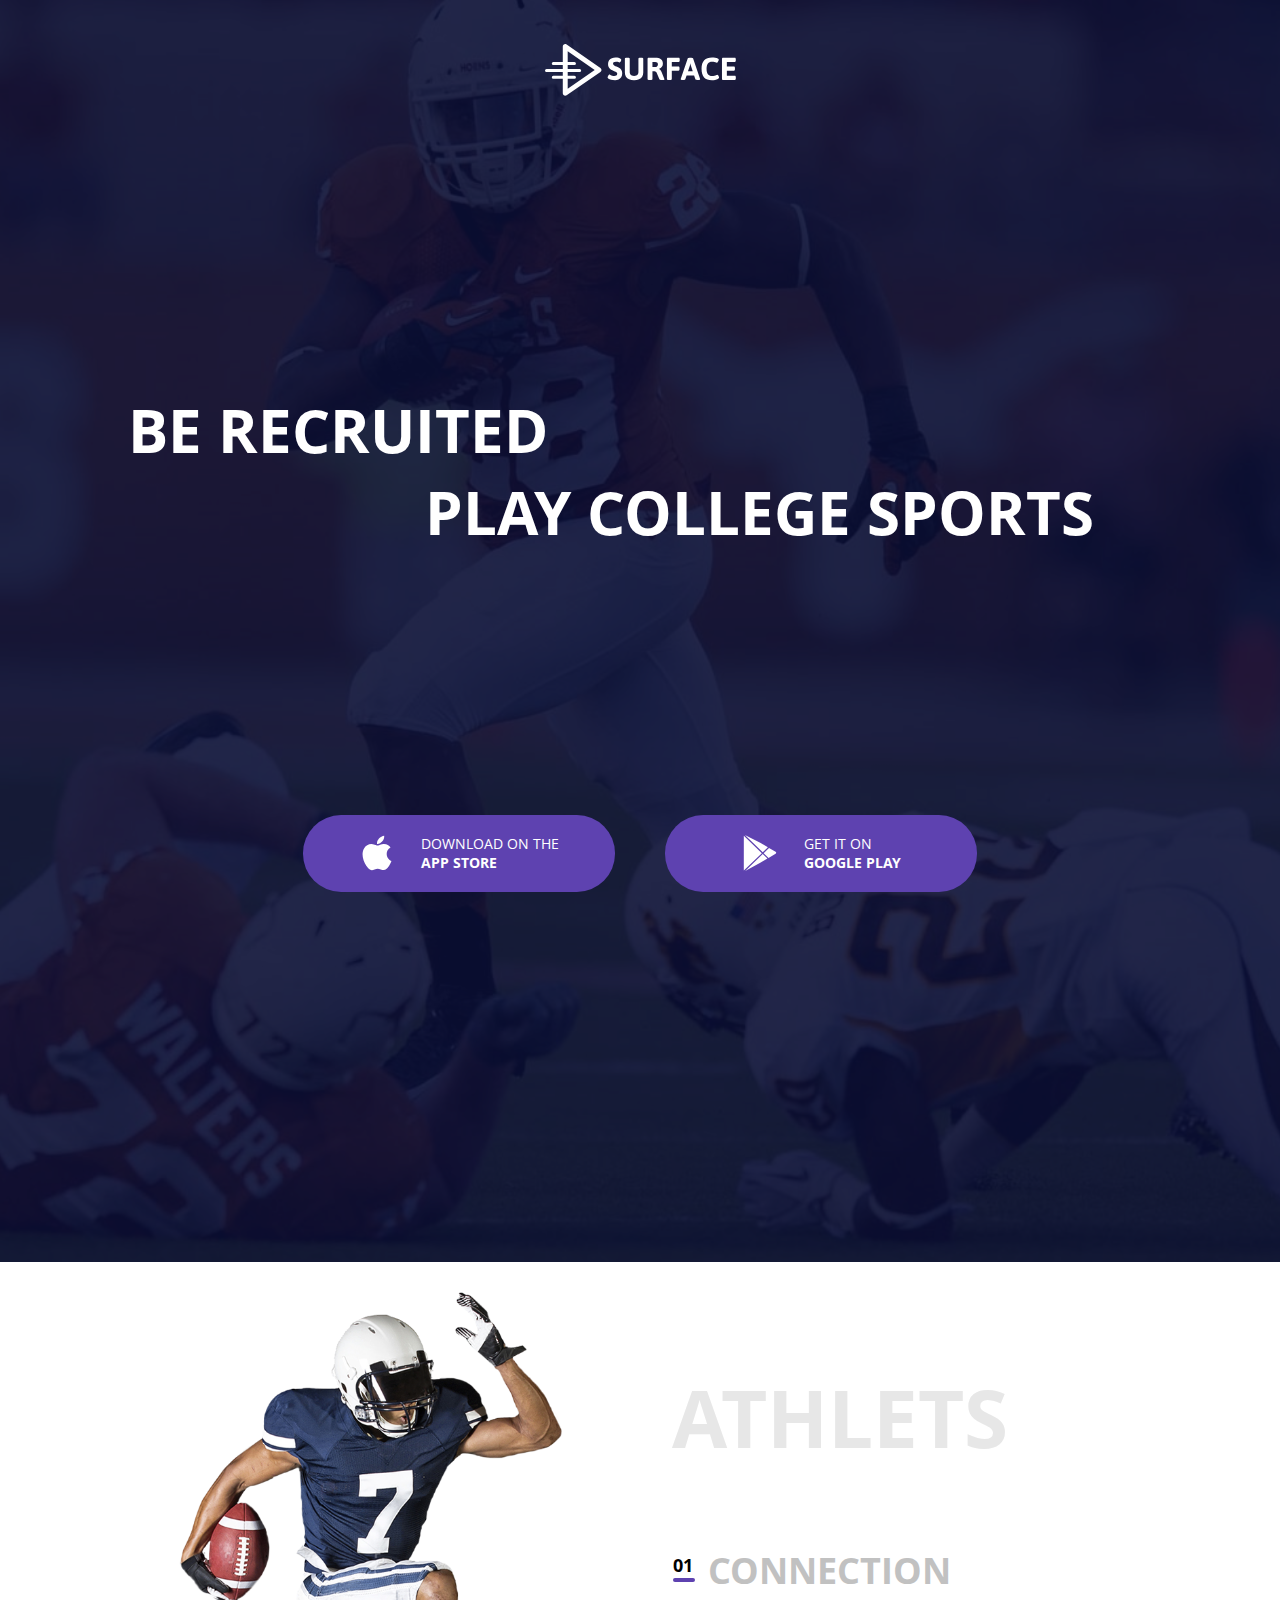
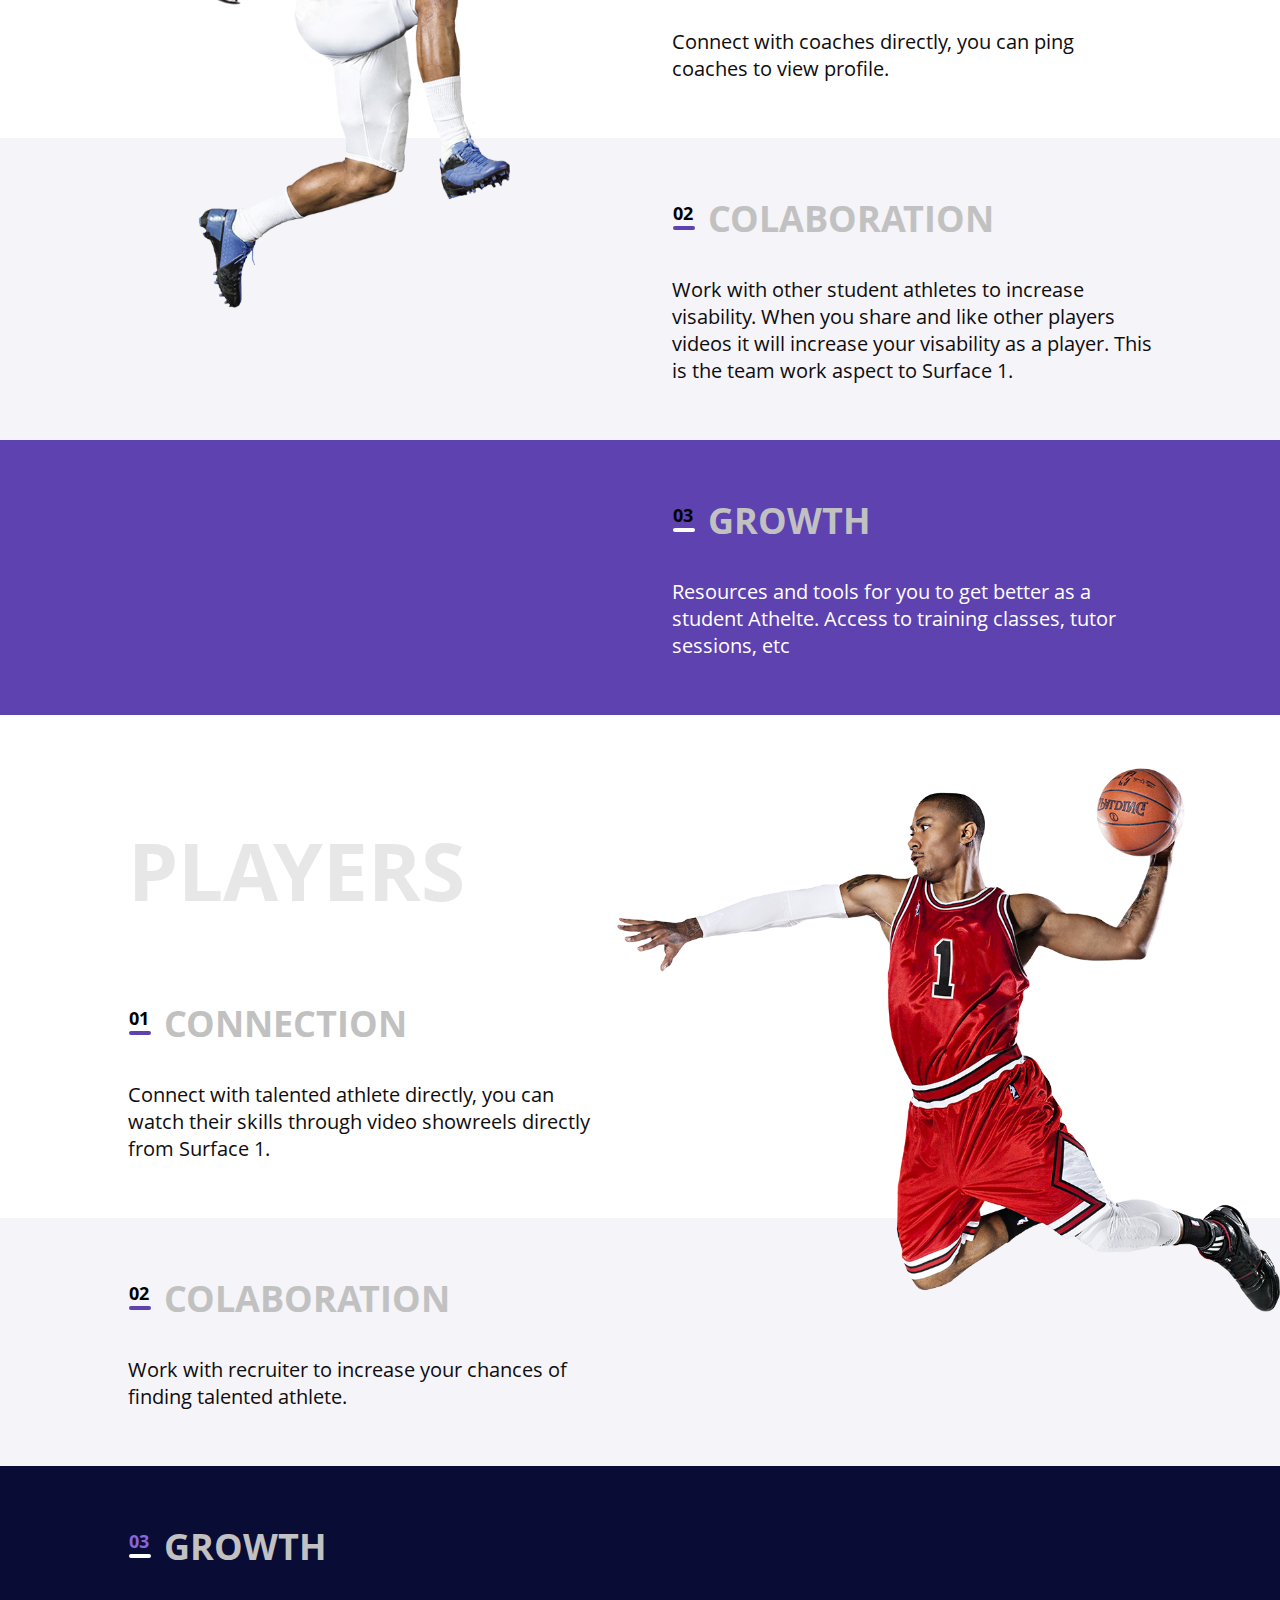
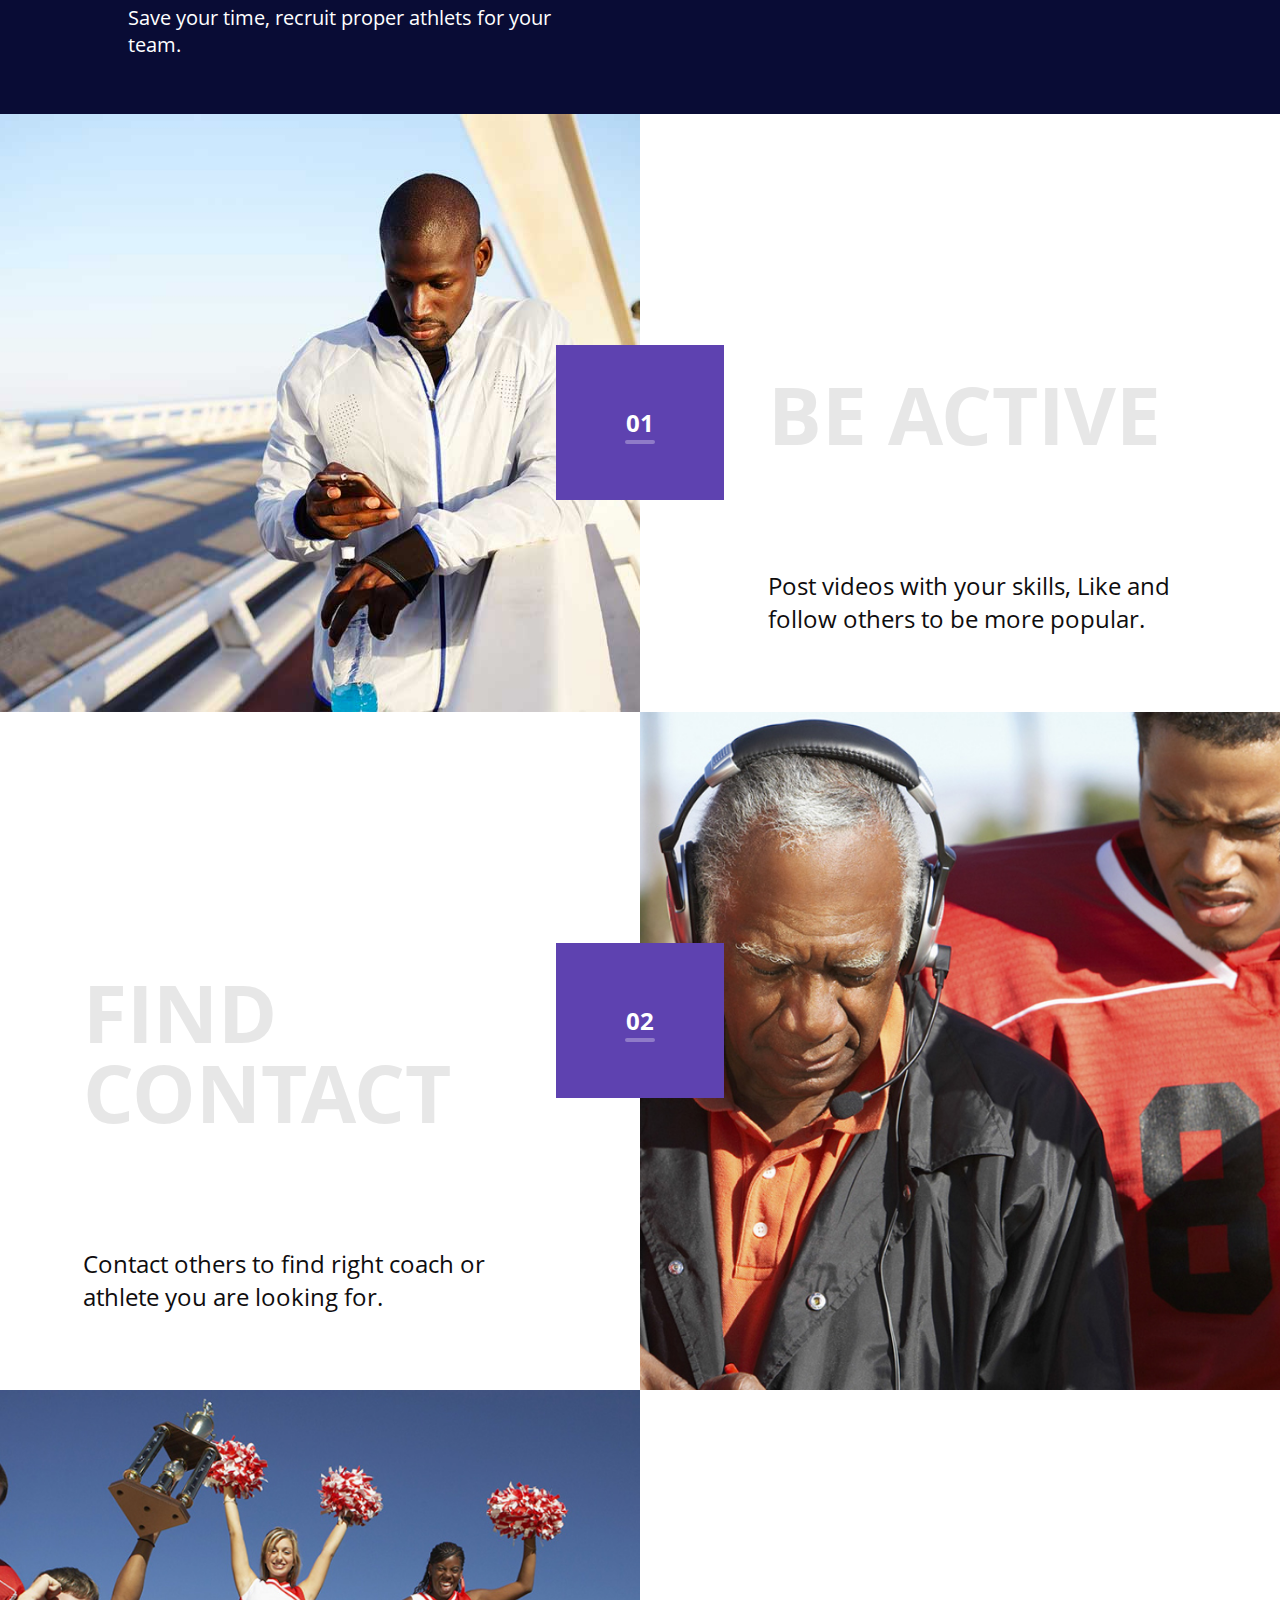
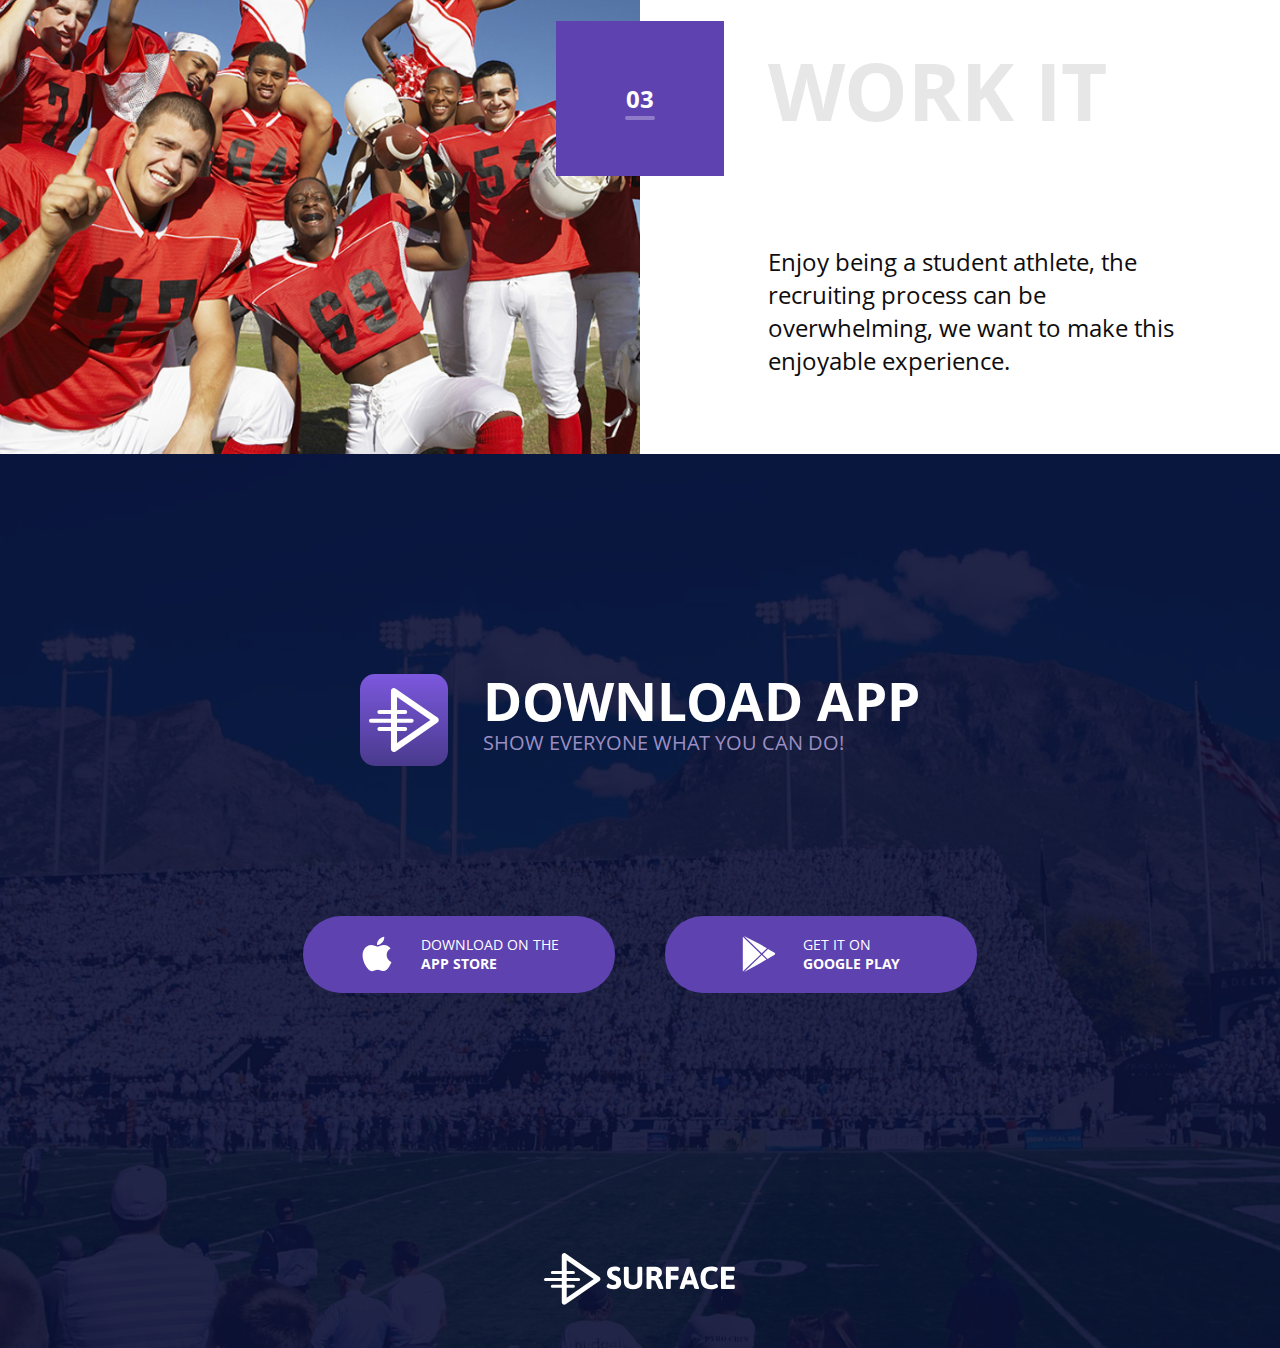
<file: index.html>
<!DOCTYPE html>
<html lang="en">
<head>
    <meta charset="UTF-8">
    <meta name="viewport" content="width=device-width, initial-scale=1.0">
    <title>Diploma-Adaptive</title>
    <link rel="stylesheet" href="style-diploma.css">
    <link rel="stylesheet" href="style-desktop.css">
    <link rel="stylesheet" href="style-divase.css">
</head>
<body>
<header class="main-header">
    <div class="header-content">
        <div class="logo">
            <svg class="logo-svg" viewBox="0 0 972 264" xmlns="http://www.w3.org/2000/svg"><g fill-rule="nonzero"><g stroke-linecap="round" stroke-linejoin="round"><path d="M115.5 36.848v190.304L253.03 132 115.5 36.848zM282.112 142.28l-172 119c-8.29 5.736-19.612-.198-19.612-10.28V13c0-10.082 11.321-16.016 19.612-10.28l172 119c7.184 4.97 7.184 15.59 0 20.56z"/><path d="M42.5 107h107a8 8 0 1 0 0-16h-107a8 8 0 1 0 0 16zm0 70h107a8 8 0 1 0 0-16h-107a8 8 0 1 0 0 16zM8 143h168a8 8 0 1 0 0-16H8a8 8 0 1 0 0 16z"/></g><path d="M356.505 184.362c-7.63 0-14.335-.772-20.117-2.316-5.782-1.544-10.202-3.436-13.26-5.676-3.057-2.24-4.586-4.36-4.586-6.357 0-1.575.59-3.512 1.77-5.813 1.182-2.3 2.59-4.283 4.224-5.95 1.635-1.664 2.997-2.496 4.087-2.496.666 0 2.09.575 4.27 1.725 3.268 1.695 6.37 3.057 9.308 4.086 2.937 1.03 6.313 1.544 10.127 1.544 4.238 0 7.826-.832 10.762-2.497 2.936-1.665 4.404-4.587 4.404-8.764 0-2.423-.757-4.512-2.27-6.268-1.514-1.756-3.452-3.24-5.813-4.45-2.36-1.21-5.57-2.634-9.626-4.27l-7.175-3.087c-4.36-2.12-8.1-4.45-11.217-6.993-3.118-2.543-5.66-5.903-7.63-10.08-1.967-4.18-2.95-9.295-2.95-15.35 0-7.386 1.816-13.532 5.45-18.436 3.632-4.904 8.354-8.507 14.167-10.808 5.812-2.3 12.048-3.45 18.71-3.45 5.448 0 10.382.56 14.802 1.68 4.42 1.12 7.887 2.557 10.4 4.313 2.512 1.757 3.768 3.513 3.768 5.27 0 1.452-.47 3.314-1.407 5.584-.94 2.27-2.104 4.254-3.497 5.95-1.393 1.694-2.694 2.542-3.905 2.542-.544 0-1.513-.303-2.905-.908a51.939 51.939 0 0 0-6.767-2.225c-2.27-.575-5.04-.863-8.31-.863-5.63 0-9.536.893-11.715 2.68-2.18 1.785-3.27 3.89-3.27 6.31 0 2.786.742 5.117 2.225 6.994 1.484 1.877 3.36 3.42 5.63 4.632 2.27 1.21 5.435 2.604 9.492 4.178 6.115 2.603 11.11 5.07 14.985 7.402 3.875 2.33 7.22 5.676 10.036 10.035 2.816 4.36 4.224 9.93 4.224 16.712 0 8.295-1.74 15.092-5.222 20.39-3.482 5.297-7.962 9.127-13.442 11.488-5.48 2.362-11.398 3.542-17.755 3.542h-.002zm96.724 0c-9.81 0-18.21-1.544-25.204-4.632-6.993-3.087-12.337-7.553-16.03-13.396-3.693-5.842-5.54-12.88-5.54-21.115V74.832c0-1.756.787-3.073 2.36-3.95 1.576-.88 4.028-1.318 7.358-1.318h5.45c3.33 0 5.766.44 7.31 1.317 1.544.878 2.316 2.195 2.316 3.95v68.752c0 3.754.923 7.114 2.77 10.08 1.847 2.968 4.435 5.284 7.765 6.95 3.33 1.664 7.145 2.496 11.444 2.496 4.297 0 8.127-.832 11.487-2.497 3.36-1.665 5.98-3.98 7.856-6.948 1.877-2.967 2.816-6.327 2.816-10.08V74.832c0-1.756.77-3.073 2.315-3.95 1.544-.88 3.98-1.318 7.31-1.318h5.36c3.33 0 5.766.44 7.31 1.317 1.544.878 2.316 2.195 2.316 3.95v70.387c0 8.233-1.846 15.272-5.54 21.114-3.692 5.843-9.036 10.31-16.03 13.396-6.992 3.088-15.393 4.632-25.2 4.632l.001.002zm78.376-1.09c-6.478 0-9.717-1.695-9.717-5.085V76.377c0-2.24.513-3.86 1.543-4.86 1.03-.998 2.664-1.497 4.904-1.497h31.515c26.76 0 40.142 10.08 40.142 30.243 0 6.115-1.71 11.382-5.13 15.802-3.422 4.42-8.01 7.72-13.76 9.9v.636c1.998.848 4.102 2.665 6.312 5.45s3.98 5.933 5.313 9.445l14.257 35.51c.485 1.454.727 2.483.727 3.09 0 2.118-3.21 3.177-9.627 3.177h-6.63c-5.39 0-8.507-1.12-9.354-3.36l-12.806-31.515c-1.21-2.42-2.377-4.298-3.497-5.63-1.12-1.332-2.68-2.347-4.677-3.043-1.998-.696-4.692-1.044-8.083-1.044h-6.267v39.507c0 3.39-3.24 5.085-9.717 5.085h-5.45l.002-.001zm30.425-66.026c2.18 0 4.24-.62 6.177-1.862 1.938-1.24 3.48-2.92 4.632-5.04 1.15-2.12 1.724-4.45 1.724-6.993 0-3.753-1.226-6.735-3.678-8.945s-5.767-3.315-9.945-3.315h-14.167v26.156h15.258l-.001-.001zm68.116 66.026c-6.478 0-9.717-1.695-9.717-5.085V76.377c0-2.24.513-3.86 1.543-4.86 1.03-.998 2.664-1.497 4.904-1.497h53.947c1.696 0 2.922.635 3.678 1.907.757 1.27 1.136 3.33 1.136 6.176v4.904c0 2.846-.38 4.904-1.136 6.176-.756 1.27-1.982 1.907-3.678 1.907h-35.51v23.613h34.33c1.695 0 2.936.636 3.723 1.907.787 1.272 1.18 3.3 1.18 6.085v4.995c0 2.846-.393 4.92-1.18 6.222-.787 1.3-2.028 1.952-3.723 1.952h-34.33v42.323c0 3.39-3.24 5.085-9.718 5.085h-5.45.001zm70.205 0c-6.6 0-9.9-1.18-9.9-3.542 0-.666.213-1.634.637-2.906l35.6-103.807c.85-2.3 3.907-3.452 9.174-3.452h8.357c5.267 0 8.325 1.15 9.173 3.452l35.6 103.807c.304 1.21.455 2.18.455 2.906 0 1.21-.65 2.104-1.952 2.68-1.302.575-3.346.862-6.13.862h-7.085c-2.543 0-4.586-.257-6.13-.772-1.544-.514-2.498-1.377-2.86-2.588l-6.54-19.708h-38.054l-6.54 19.708c-.665 2.24-3.147 3.36-7.446 3.36h-6.359zm51.496-44.41l-9.173-28.7c-.545-1.453-1.014-3.118-1.408-4.995a182.088 182.088 0 0 1-1.044-5.358h-.635l-.363 1.997c-.606 3.572-1.302 6.357-2.09 8.355l-9.535 28.7h24.25l-.002.001zm97.995 45.5c-18.163 0-31.56-4.722-40.187-14.168-8.628-9.445-12.942-24.127-12.942-44.048 0-38.326 17.983-57.49 53.948-57.49 4.905 0 9.99.486 15.258 1.454 5.268.97 9.672 2.316 13.214 4.042 3.542 1.725 5.313 3.648 5.313 5.767 0 1.513-.605 3.496-1.816 5.948-1.21 2.452-2.65 4.616-4.314 6.493-1.665 1.878-3.133 2.817-4.405 2.817-.303 0-1.12-.303-2.452-.908a67.092 67.092 0 0 0-9.127-3.044c-3.18-.817-7.222-1.226-12.126-1.226-9.506 0-16.544 3.012-21.116 9.037-4.57 6.024-6.857 15.12-6.857 27.29s2.302 21.344 6.904 27.52c4.6 6.175 11.504 9.263 20.707 9.263 4.784 0 8.947-.484 12.49-1.453 3.54-.97 7.007-2.21 10.398-3.723.18-.06.726-.288 1.634-.682.91-.393 1.575-.59 1.998-.59 1.575 0 3.088.923 4.54 2.77 1.454 1.847 2.635 3.936 3.543 6.267.91 2.33 1.363 4.01 1.363 5.04 0 2.966-1.983 5.48-5.95 7.537-3.965 2.06-8.748 3.588-14.35 4.587-5.6 1-10.82 1.498-15.665 1.498l-.003.002zM907.06 183c-2.24 0-3.875-.515-4.905-1.544-1.03-1.03-1.544-2.664-1.544-4.904V76.377c0-2.24.514-3.86 1.543-4.86 1.03-.998 2.664-1.497 4.905-1.497h59.124c1.695 0 2.92.635 3.678 1.907.757 1.27 1.135 3.33 1.135 6.176v4.904c0 2.846-.378 4.904-1.135 6.176-.757 1.27-1.983 1.907-3.678 1.907h-40.688v23.43h36.328c1.696 0 2.922.637 3.678 1.91.757 1.27 1.136 3.33 1.136 6.174v4.996c0 2.845-.38 4.904-1.136 6.175-.756 1.272-1.982 1.908-3.678 1.908h-36.328v26.156h40.778c1.696 0 2.922.635 3.68 1.906.756 1.272 1.134 3.3 1.134 6.085v5.087c0 2.846-.378 4.904-1.135 6.176-.756 1.27-1.982 1.907-3.678 1.907H907.06z"/></g></svg>
        </div>
        <div class="visually-hidden">
            <h1>Surface</h1>
        </div>
        <h2 class="page-title slogan-text">be recruited
            <span class="slogan-text slogan-part-two">play college sports</span>
        </h2>
        <div class="buttons">
            <a class="button" href="#">
                <svg class="device-svg" xmlns="http://www.w3.org/2000/svg" viewBox="0 0 170 170"><path d="M150.37 130.25c-2.45 5.66-5.35 10.87-8.71 15.66-4.58 6.53-8.33 11.05-11.22 13.56-4.48 4.12-9.28 6.23-14.42 6.35-3.69 0-8.14-1.05-13.32-3.18-5.197-2.12-9.973-3.17-14.34-3.17-4.58 0-9.492 1.05-14.746 3.17-5.262 2.13-9.5 3.24-12.742 3.35-4.93.21-9.842-1.96-14.746-6.52-3.13-2.73-7.045-7.41-11.735-14.04-5.03-7.08-9.168-15.29-12.41-24.65-3.47-10.11-5.21-19.9-5.21-29.378 0-10.857 2.346-20.22 7.045-28.068C27.508 57.03 32.42 52.06 38.57 48.41s12.793-5.51 19.948-5.63c3.915 0 9.05 1.21 15.43 3.59 6.36 2.39 10.446 3.6 12.237 3.6 1.34 0 5.877-1.416 13.57-4.24 7.275-2.617 13.415-3.7 18.445-3.274 13.63 1.1 23.87 6.473 30.68 16.153-12.19 7.385-18.22 17.73-18.1 31 .11 10.338 3.86 18.94 11.23 25.77 3.34 3.17 7.07 5.62 11.22 7.36-.9 2.61-1.85 5.11-2.86 7.51zM119.11 7.24c0 8.102-2.96 15.667-8.86 22.67-7.12 8.323-15.732 13.133-25.07 12.374-.12-.972-.19-1.995-.19-3.07 0-7.778 3.387-16.102 9.4-22.908 3.002-3.446 6.82-6.31 11.45-8.597 4.62-2.253 8.99-3.498 13.1-3.71.12 1.082.17 2.165.17 3.24z"/></svg>
                <div>
                    <span>download on the</span>
                    <span class="button-text-bold">app store</span>
                </div>
            </a>
            <a class="button" href="#">
                <svg class="device-svg" xmlns="http://www.w3.org/2000/svg" viewBox="0 0 505.499 505.499"><path d="M471.497 234.466l-92.082-53.135-75.733 73.208 69.215 66.907 98.6-56.91c5.43-3.133 8.677-8.756 8.677-15.03 0-6.275-3.245-11.898-8.677-15.04zM363.785 172.3l-101.332-58.497L40.375 0l250.828 242.47M44.063 505.5l218.77-120.512 94.435-54.515-66.065-63.87M25.56 9.815l-.236 489.67L278.72 254.534"/></svg>
                <div>
                    <span>get it on</span>
                    <span class="button-text-bold">google play</span>
                </div>
            </a>
        </div>
    </div>
</header>
<main>
    <section class="athlets athlets-players">
        <div class="section-content">
            <h2 class="section-title">athlets</h2>
            <div class="list-styles">
                <div class="list-item">
                    <h3 class="list-title">connection</h3>
                    <p class="list-description">Connect with coaches directly, you can ping coaches to view profile.</p>
                </div>
                <div class="list-item">
                    <h3 class="list-title">colaboration</h3>
                    <p class="list-description">Work with other student athletes to increase visability. When you share and like other players videos it will increase your visability as a player. This is the team work aspect to Surface 1.</p>
                </div>
                <div class="list-item">
                    <h3 class="list-title">growth</h3>
                    <p class="list-description">Resources and tools for you to get better as a student Athelte. Access to training classes, tutor sessions, etc</p>
                </div>
            </div>
        </div>
    </section>
    <section class="players athlets-players">
        <div class="section-content">
            <h2 class="section-title">players</h2>
            <div class="list-styles">
                <div class="list-item">
                    <h3 class="list-title">connection</h3>
                    <p class="list-description">Connect with talented athlete directly, you can watch their skills through video showreels directly from Surface 1.</p>
                </div>
                <div class="list-item">
                    <h3 class="list-title">colaboration</h3>
                    <p class="list-description">Work with recruiter to increase your chances of finding talented athlete.</p>
                </div>
                <div class="list-item">
                    <h3 class="list-title">growth</h3>
                    <p class="list-description">Save your time, recruit proper athlets for your team.</p>
                </div>
            </div>
        </div>
    </section>
    <section class="needs-to-do">
        <div class="section-content">
            <div class="list-styles">
                <div class="to-do-item">
                    <picture class="to-do-pic">
                        <source media="(max-width: 640px)" srcset="img/be-active_640.jpg">
                        <source media="(min-width: 641px) and (max-width: 960px)" srcset="img/be-active_960.jpg">
                        <source media="(min-width: 961px)" srcset="img/be-active_1024.jpg">
                        <img class="to-do-img" src="img/be-active.jpg" alt="be active">
                    </picture>
                    <div class="to-do-content">
                        <h3 class="to-do-title">be active</h3>
                        <p class="to-do-description">Post videos with your skills, Like and follow others to be more popular.</p>
                    </div>
                </div>
                <div class="to-do-item">
                    <picture class="to-do-pic">
                        <source media="(max-width: 640px)" srcset="img/find-contact_640.jpg">
                        <source media="(min-width: 641px) and (max-width: 960px)" srcset="img/find-contact_960.jpg">
                        <source media="(min-width: 961px)" srcset="img/find-contact_1024.jpg">
                        <img class="to-do-img" src="img/find-contact.jpg" alt="find contact">
                    </picture>
                    <div class="to-do-content">
                        <h3 class="to-do-title">find contact</h3>
                        <p class="to-do-description">Contact others to find right coach or athlete you are looking for.</p>
                    </div>
                </div>
                <div class="to-do-item">
                    <picture class="to-do-pic">
                        <source media="(max-width: 640px)" srcset="img/work-it_640.jpg">
                        <source media="(min-width: 641px) and (max-width: 960px)" srcset="img/work-it_960.jpg">
                        <source media="(min-width: 961px)" srcset="img/work-it_1024.jpg">
                        <img class="to-do-img" src="img/work-it.jpg" alt="work-it">
                    </picture>
                    <div class="to-do-content">
                        <h3 class="to-do-title">work it</h3>
                        <p class="to-do-description">Enjoy being a student athlete, the recruiting process can be overwhelming, we want to make this enjoyable experience.</p>
                    </div>
                </div>
            </div>
        </div>
    </section>
</main>
<footer class="main-footer">
    <div class="footer-content">
        <div class=footer-logo-slogan>
            <div class="footer-logo">
                <svg class="footer-logo-svg" viewBox="0 0 288 264" xmlns="http://www.w3.org/2000/svg"><g fill-rule="evenodd"><path d="M115.5 36.848v190.304L253.03 132 115.5 36.848zM282.112 142.28l-172 119c-8.29 5.736-19.612-.198-19.612-10.28V13c0-10.082 11.321-16.016 19.612-10.28l172 119c7.184 4.97 7.184 15.59 0 20.56z" fill-rule="nonzero"></path><path d="M42.5 107h107a8 8 0 1 0 0-16h-107a8 8 0 1 0 0 16zm0 70h107a8 8 0 1 0 0-16h-107a8 8 0 1 0 0 16zM8 143h168a8 8 0 1 0 0-16H8a8 8 0 1 0 0 16z" fill-rule="nonzero" stroke-linecap="round" stroke-linejoin="round"></path></g></svg>
            </div>
            <div class="footer-slogan">
                <span class="footer-slogan-item">download app</span>
                <span class="footer-slogan-item">Show everyone what you can do!</span>
            </div>
        </div>
        <div class="buttons">
            <a class="button" href="#">
                <svg class="device-svg" xmlns="http://www.w3.org/2000/svg" viewBox="0 0 170 170">
                    <path d="M150.37 130.25c-2.45 5.66-5.35 10.87-8.71 15.66-4.58 6.53-8.33 11.05-11.22 13.56-4.48 4.12-9.28 6.23-14.42 6.35-3.69 0-8.14-1.05-13.32-3.18-5.197-2.12-9.973-3.17-14.34-3.17-4.58 0-9.492 1.05-14.746 3.17-5.262 2.13-9.5 3.24-12.742 3.35-4.93.21-9.842-1.96-14.746-6.52-3.13-2.73-7.045-7.41-11.735-14.04-5.03-7.08-9.168-15.29-12.41-24.65-3.47-10.11-5.21-19.9-5.21-29.378 0-10.857 2.346-20.22 7.045-28.068C27.508 57.03 32.42 52.06 38.57 48.41s12.793-5.51 19.948-5.63c3.915 0 9.05 1.21 15.43 3.59 6.36 2.39 10.446 3.6 12.237 3.6 1.34 0 5.877-1.416 13.57-4.24 7.275-2.617 13.415-3.7 18.445-3.274 13.63 1.1 23.87 6.473 30.68 16.153-12.19 7.385-18.22 17.73-18.1 31 .11 10.338 3.86 18.94 11.23 25.77 3.34 3.17 7.07 5.62 11.22 7.36-.9 2.61-1.85 5.11-2.86 7.51zM119.11 7.24c0 8.102-2.96 15.667-8.86 22.67-7.12 8.323-15.732 13.133-25.07 12.374-.12-.972-.19-1.995-.19-3.07 0-7.778 3.387-16.102 9.4-22.908 3.002-3.446 6.82-6.31 11.45-8.597 4.62-2.253 8.99-3.498 13.1-3.71.12 1.082.17 2.165.17 3.24z"/></svg>
                <div>
                    <span>download on the</span>
                    <span class="button-text-bold">app store</span>
                </div>
            </a>
            <a class="button" href="#">
                <svg class="device-svg" xmlns="http://www.w3.org/2000/svg" viewBox="0 0 505.499 505.499">
                    <path d="M471.497 234.466l-92.082-53.135-75.733 73.208 69.215 66.907 98.6-56.91c5.43-3.133 8.677-8.756 8.677-15.03 0-6.275-3.245-11.898-8.677-15.04zM363.785 172.3l-101.332-58.497L40.375 0l250.828 242.47M44.063 505.5l218.77-120.512 94.435-54.515-66.065-63.87M25.56 9.815l-.236 489.67L278.72 254.534"/></svg>
                <div>
                    <span>get it on</span>
                    <span class="button-text-bold">google play</span>
                </div>
            </a>
        </div>
        <div class="logo">
            <svg class="logo-svg" viewBox="0 0 972 264" xmlns="http://www.w3.org/2000/svg"><g fill-rule="nonzero"><g stroke-linecap="round" stroke-linejoin="round">
                <path d="M115.5 36.848v190.304L253.03 132 115.5 36.848zM282.112 142.28l-172 119c-8.29 5.736-19.612-.198-19.612-10.28V13c0-10.082 11.321-16.016 19.612-10.28l172 119c7.184 4.97 7.184 15.59 0 20.56z"/><path d="M42.5 107h107a8 8 0 1 0 0-16h-107a8 8 0 1 0 0 16zm0 70h107a8 8 0 1 0 0-16h-107a8 8 0 1 0 0 16zM8 143h168a8 8 0 1 0 0-16H8a8 8 0 1 0 0 16z"/></g><path d="M356.505 184.362c-7.63 0-14.335-.772-20.117-2.316-5.782-1.544-10.202-3.436-13.26-5.676-3.057-2.24-4.586-4.36-4.586-6.357 0-1.575.59-3.512 1.77-5.813 1.182-2.3 2.59-4.283 4.224-5.95 1.635-1.664 2.997-2.496 4.087-2.496.666 0 2.09.575 4.27 1.725 3.268 1.695 6.37 3.057 9.308 4.086 2.937 1.03 6.313 1.544 10.127 1.544 4.238 0 7.826-.832 10.762-2.497 2.936-1.665 4.404-4.587 4.404-8.764 0-2.423-.757-4.512-2.27-6.268-1.514-1.756-3.452-3.24-5.813-4.45-2.36-1.21-5.57-2.634-9.626-4.27l-7.175-3.087c-4.36-2.12-8.1-4.45-11.217-6.993-3.118-2.543-5.66-5.903-7.63-10.08-1.967-4.18-2.95-9.295-2.95-15.35 0-7.386 1.816-13.532 5.45-18.436 3.632-4.904 8.354-8.507 14.167-10.808 5.812-2.3 12.048-3.45 18.71-3.45 5.448 0 10.382.56 14.802 1.68 4.42 1.12 7.887 2.557 10.4 4.313 2.512 1.757 3.768 3.513 3.768 5.27 0 1.452-.47 3.314-1.407 5.584-.94 2.27-2.104 4.254-3.497 5.95-1.393 1.694-2.694 2.542-3.905 2.542-.544 0-1.513-.303-2.905-.908a51.939 51.939 0 0 0-6.767-2.225c-2.27-.575-5.04-.863-8.31-.863-5.63 0-9.536.893-11.715 2.68-2.18 1.785-3.27 3.89-3.27 6.31 0 2.786.742 5.117 2.225 6.994 1.484 1.877 3.36 3.42 5.63 4.632 2.27 1.21 5.435 2.604 9.492 4.178 6.115 2.603 11.11 5.07 14.985 7.402 3.875 2.33 7.22 5.676 10.036 10.035 2.816 4.36 4.224 9.93 4.224 16.712 0 8.295-1.74 15.092-5.222 20.39-3.482 5.297-7.962 9.127-13.442 11.488-5.48 2.362-11.398 3.542-17.755 3.542h-.002zm96.724 0c-9.81 0-18.21-1.544-25.204-4.632-6.993-3.087-12.337-7.553-16.03-13.396-3.693-5.842-5.54-12.88-5.54-21.115V74.832c0-1.756.787-3.073 2.36-3.95 1.576-.88 4.028-1.318 7.358-1.318h5.45c3.33 0 5.766.44 7.31 1.317 1.544.878 2.316 2.195 2.316 3.95v68.752c0 3.754.923 7.114 2.77 10.08 1.847 2.968 4.435 5.284 7.765 6.95 3.33 1.664 7.145 2.496 11.444 2.496 4.297 0 8.127-.832 11.487-2.497 3.36-1.665 5.98-3.98 7.856-6.948 1.877-2.967 2.816-6.327 2.816-10.08V74.832c0-1.756.77-3.073 2.315-3.95 1.544-.88 3.98-1.318 7.31-1.318h5.36c3.33 0 5.766.44 7.31 1.317 1.544.878 2.316 2.195 2.316 3.95v70.387c0 8.233-1.846 15.272-5.54 21.114-3.692 5.843-9.036 10.31-16.03 13.396-6.992 3.088-15.393 4.632-25.2 4.632l.001.002zm78.376-1.09c-6.478 0-9.717-1.695-9.717-5.085V76.377c0-2.24.513-3.86 1.543-4.86 1.03-.998 2.664-1.497 4.904-1.497h31.515c26.76 0 40.142 10.08 40.142 30.243 0 6.115-1.71 11.382-5.13 15.802-3.422 4.42-8.01 7.72-13.76 9.9v.636c1.998.848 4.102 2.665 6.312 5.45s3.98 5.933 5.313 9.445l14.257 35.51c.485 1.454.727 2.483.727 3.09 0 2.118-3.21 3.177-9.627 3.177h-6.63c-5.39 0-8.507-1.12-9.354-3.36l-12.806-31.515c-1.21-2.42-2.377-4.298-3.497-5.63-1.12-1.332-2.68-2.347-4.677-3.043-1.998-.696-4.692-1.044-8.083-1.044h-6.267v39.507c0 3.39-3.24 5.085-9.717 5.085h-5.45l.002-.001zm30.425-66.026c2.18 0 4.24-.62 6.177-1.862 1.938-1.24 3.48-2.92 4.632-5.04 1.15-2.12 1.724-4.45 1.724-6.993 0-3.753-1.226-6.735-3.678-8.945s-5.767-3.315-9.945-3.315h-14.167v26.156h15.258l-.001-.001zm68.116 66.026c-6.478 0-9.717-1.695-9.717-5.085V76.377c0-2.24.513-3.86 1.543-4.86 1.03-.998 2.664-1.497 4.904-1.497h53.947c1.696 0 2.922.635 3.678 1.907.757 1.27 1.136 3.33 1.136 6.176v4.904c0 2.846-.38 4.904-1.136 6.176-.756 1.27-1.982 1.907-3.678 1.907h-35.51v23.613h34.33c1.695 0 2.936.636 3.723 1.907.787 1.272 1.18 3.3 1.18 6.085v4.995c0 2.846-.393 4.92-1.18 6.222-.787 1.3-2.028 1.952-3.723 1.952h-34.33v42.323c0 3.39-3.24 5.085-9.718 5.085h-5.45.001zm70.205 0c-6.6 0-9.9-1.18-9.9-3.542 0-.666.213-1.634.637-2.906l35.6-103.807c.85-2.3 3.907-3.452 9.174-3.452h8.357c5.267 0 8.325 1.15 9.173 3.452l35.6 103.807c.304 1.21.455 2.18.455 2.906 0 1.21-.65 2.104-1.952 2.68-1.302.575-3.346.862-6.13.862h-7.085c-2.543 0-4.586-.257-6.13-.772-1.544-.514-2.498-1.377-2.86-2.588l-6.54-19.708h-38.054l-6.54 19.708c-.665 2.24-3.147 3.36-7.446 3.36h-6.359zm51.496-44.41l-9.173-28.7c-.545-1.453-1.014-3.118-1.408-4.995a182.088 182.088 0 0 1-1.044-5.358h-.635l-.363 1.997c-.606 3.572-1.302 6.357-2.09 8.355l-9.535 28.7h24.25l-.002.001zm97.995 45.5c-18.163 0-31.56-4.722-40.187-14.168-8.628-9.445-12.942-24.127-12.942-44.048 0-38.326 17.983-57.49 53.948-57.49 4.905 0 9.99.486 15.258 1.454 5.268.97 9.672 2.316 13.214 4.042 3.542 1.725 5.313 3.648 5.313 5.767 0 1.513-.605 3.496-1.816 5.948-1.21 2.452-2.65 4.616-4.314 6.493-1.665 1.878-3.133 2.817-4.405 2.817-.303 0-1.12-.303-2.452-.908a67.092 67.092 0 0 0-9.127-3.044c-3.18-.817-7.222-1.226-12.126-1.226-9.506 0-16.544 3.012-21.116 9.037-4.57 6.024-6.857 15.12-6.857 27.29s2.302 21.344 6.904 27.52c4.6 6.175 11.504 9.263 20.707 9.263 4.784 0 8.947-.484 12.49-1.453 3.54-.97 7.007-2.21 10.398-3.723.18-.06.726-.288 1.634-.682.91-.393 1.575-.59 1.998-.59 1.575 0 3.088.923 4.54 2.77 1.454 1.847 2.635 3.936 3.543 6.267.91 2.33 1.363 4.01 1.363 5.04 0 2.966-1.983 5.48-5.95 7.537-3.965 2.06-8.748 3.588-14.35 4.587-5.6 1-10.82 1.498-15.665 1.498l-.003.002zM907.06 183c-2.24 0-3.875-.515-4.905-1.544-1.03-1.03-1.544-2.664-1.544-4.904V76.377c0-2.24.514-3.86 1.543-4.86 1.03-.998 2.664-1.497 4.905-1.497h59.124c1.695 0 2.92.635 3.678 1.907.757 1.27 1.135 3.33 1.135 6.176v4.904c0 2.846-.378 4.904-1.135 6.176-.757 1.27-1.983 1.907-3.678 1.907h-40.688v23.43h36.328c1.696 0 2.922.637 3.678 1.91.757 1.27 1.136 3.33 1.136 6.174v4.996c0 2.845-.38 4.904-1.136 6.175-.756 1.272-1.982 1.908-3.678 1.908h-36.328v26.156h40.778c1.696 0 2.922.635 3.68 1.906.756 1.272 1.134 3.3 1.134 6.085v5.087c0 2.846-.378 4.904-1.135 6.176-.756 1.27-1.982 1.907-3.678 1.907H907.06z"/></g></svg>
        </div>
    </div>
</footer>
</body>
</html>
</file>
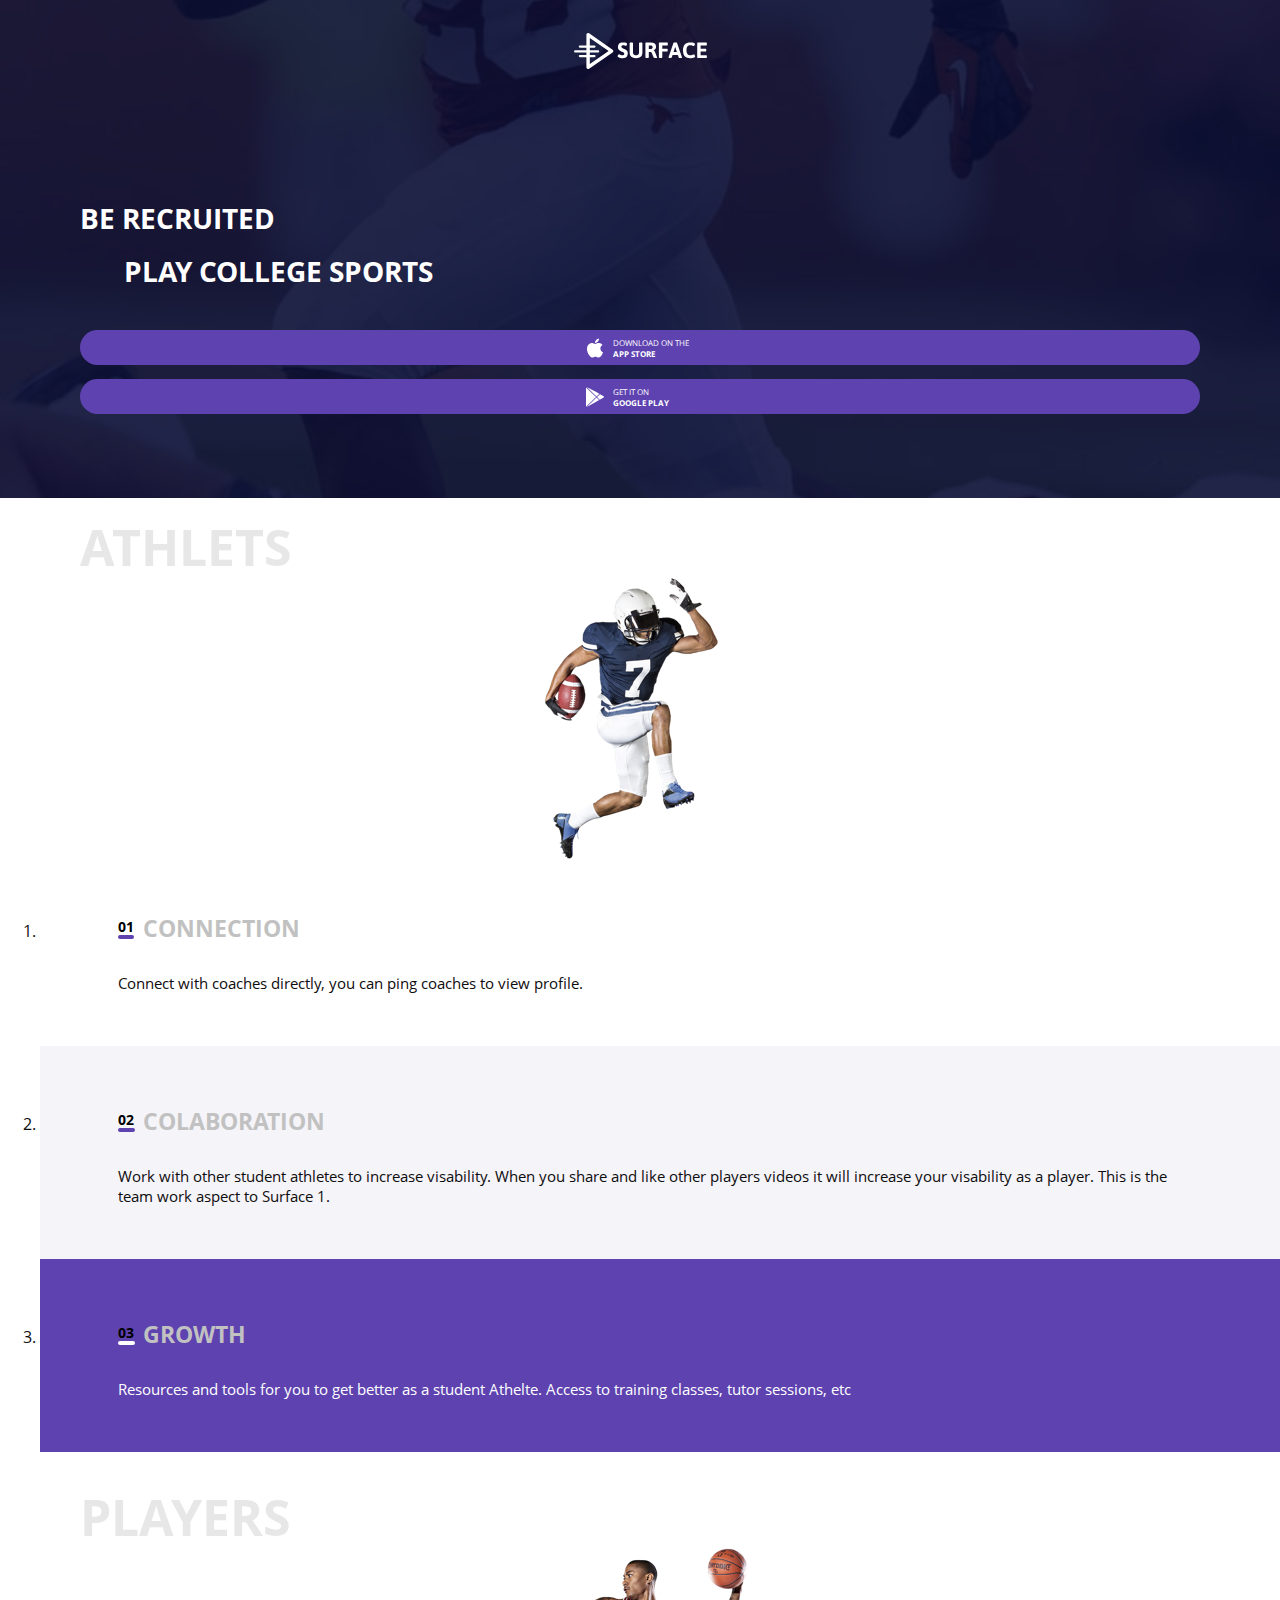
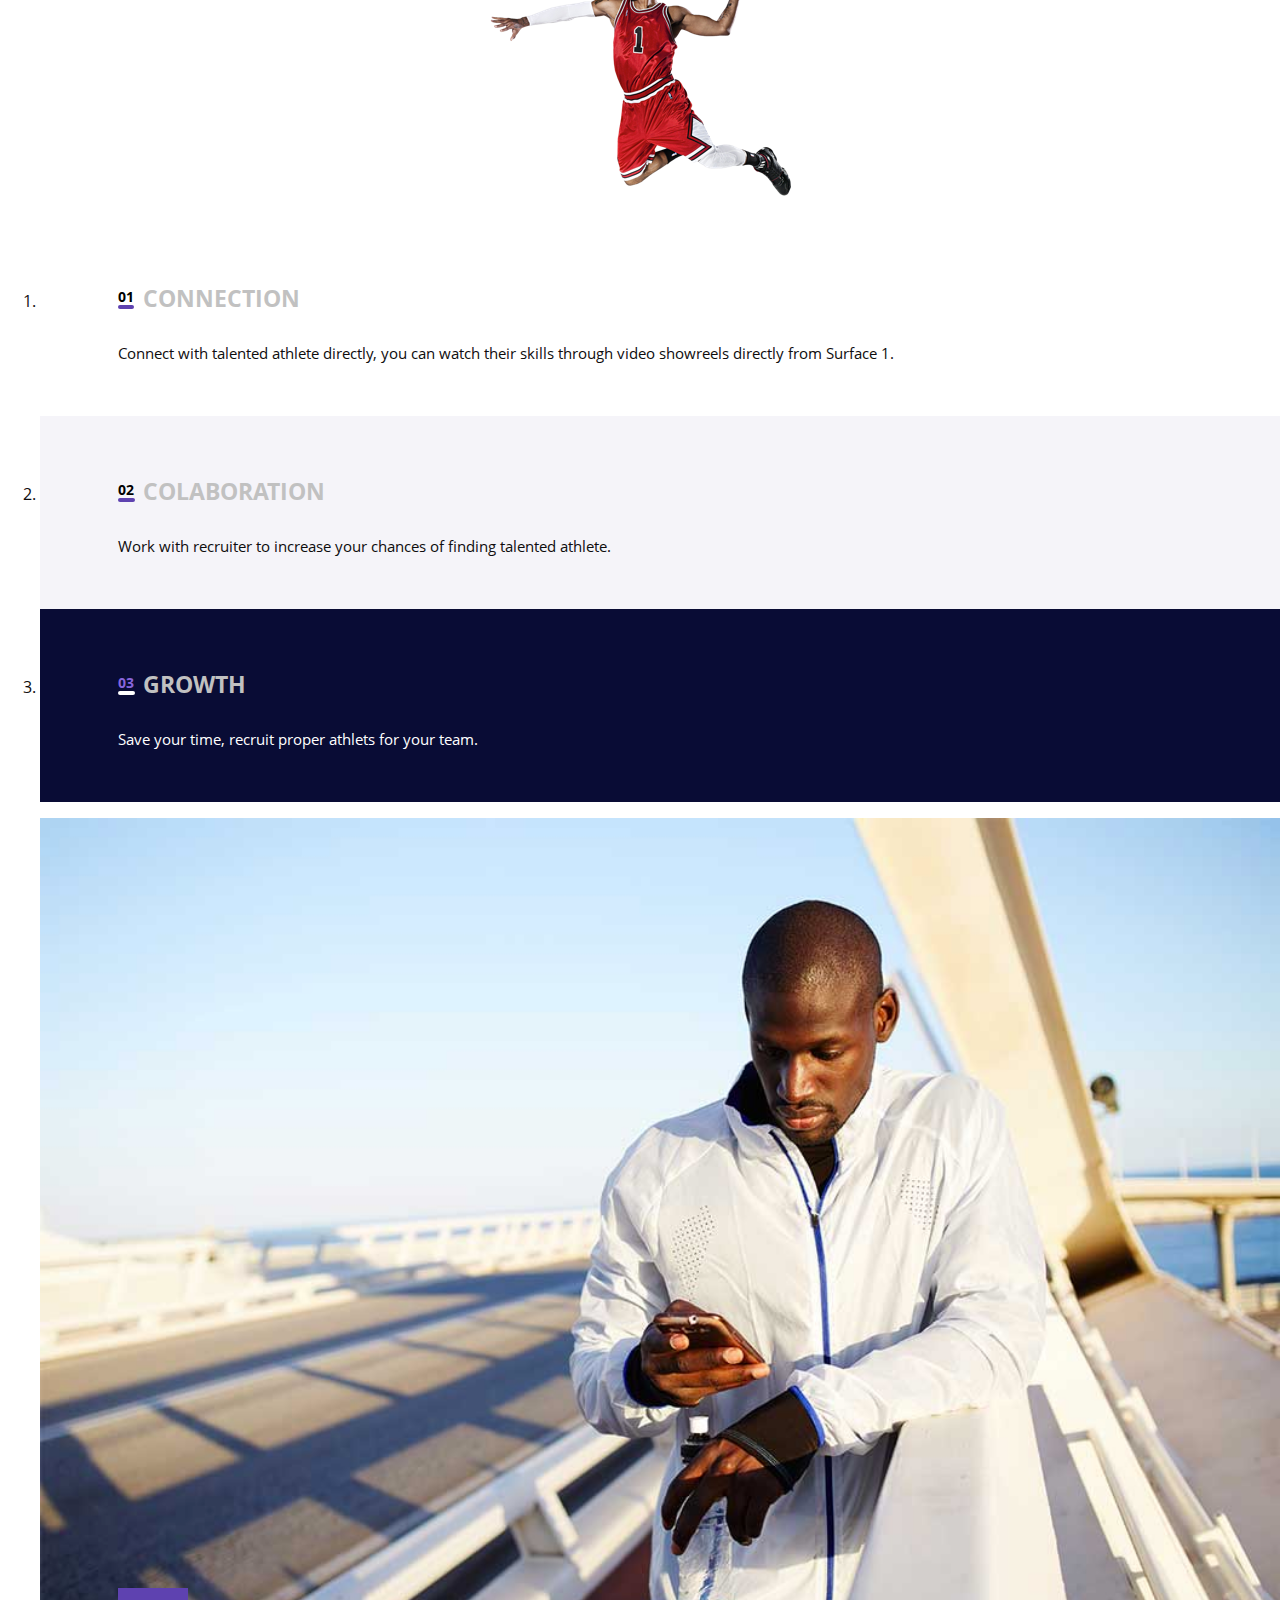
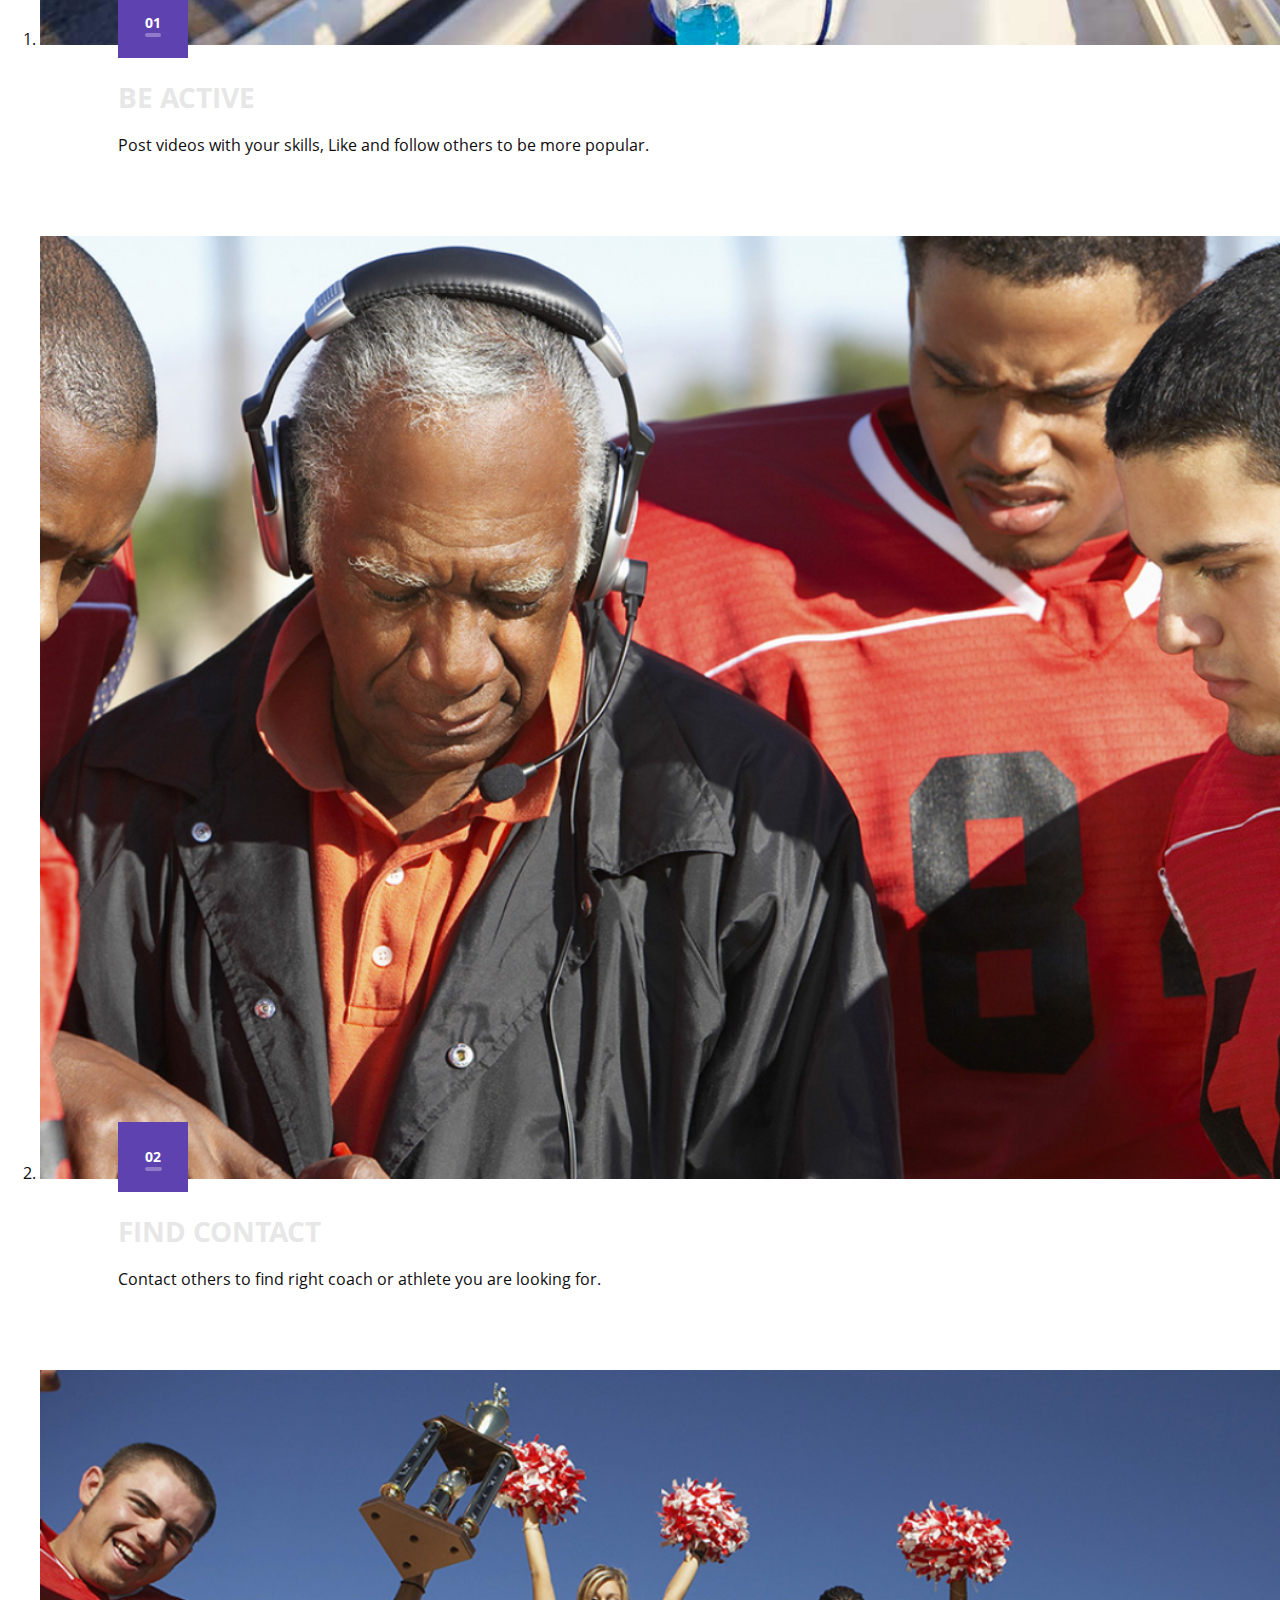
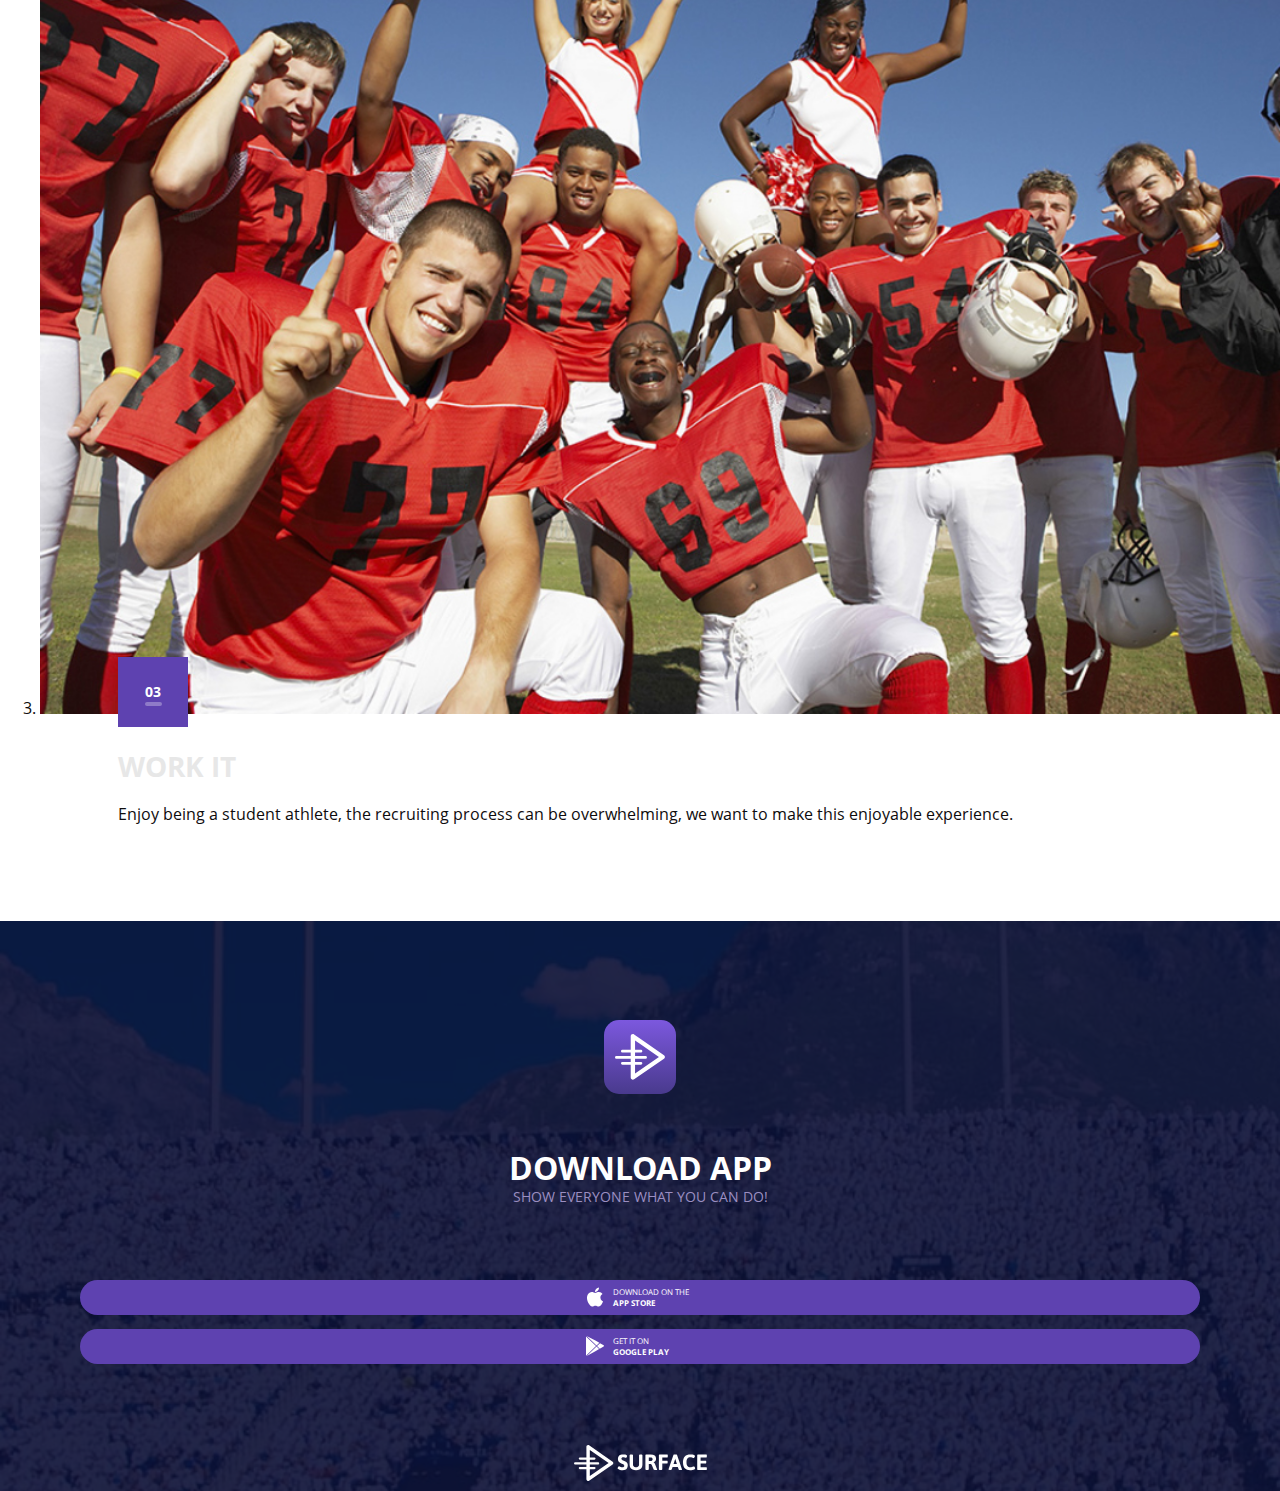
<file: diplom-adaptive.html>
<!DOCTYPE html>
<html lang="en">
<head>
    <meta charset="UTF-8">
    <meta name="viewport" content="width=device-width, initial-scale=1.0">
    <title>Diploma-Adaptive</title>
    <link rel="stylesheet" href="style-diploma.css">
</head>
<body>
<header class="main-header">
    <div class="header-content">
        <div class="logo">
            <svg class="logo-svg" viewBox="0 0 972 264" xmlns="http://www.w3.org/2000/svg"><g fill-rule="nonzero"><g stroke-linecap="round" stroke-linejoin="round"><path d="M115.5 36.848v190.304L253.03 132 115.5 36.848zM282.112 142.28l-172 119c-8.29 5.736-19.612-.198-19.612-10.28V13c0-10.082 11.321-16.016 19.612-10.28l172 119c7.184 4.97 7.184 15.59 0 20.56z"/><path d="M42.5 107h107a8 8 0 1 0 0-16h-107a8 8 0 1 0 0 16zm0 70h107a8 8 0 1 0 0-16h-107a8 8 0 1 0 0 16zM8 143h168a8 8 0 1 0 0-16H8a8 8 0 1 0 0 16z"/></g><path d="M356.505 184.362c-7.63 0-14.335-.772-20.117-2.316-5.782-1.544-10.202-3.436-13.26-5.676-3.057-2.24-4.586-4.36-4.586-6.357 0-1.575.59-3.512 1.77-5.813 1.182-2.3 2.59-4.283 4.224-5.95 1.635-1.664 2.997-2.496 4.087-2.496.666 0 2.09.575 4.27 1.725 3.268 1.695 6.37 3.057 9.308 4.086 2.937 1.03 6.313 1.544 10.127 1.544 4.238 0 7.826-.832 10.762-2.497 2.936-1.665 4.404-4.587 4.404-8.764 0-2.423-.757-4.512-2.27-6.268-1.514-1.756-3.452-3.24-5.813-4.45-2.36-1.21-5.57-2.634-9.626-4.27l-7.175-3.087c-4.36-2.12-8.1-4.45-11.217-6.993-3.118-2.543-5.66-5.903-7.63-10.08-1.967-4.18-2.95-9.295-2.95-15.35 0-7.386 1.816-13.532 5.45-18.436 3.632-4.904 8.354-8.507 14.167-10.808 5.812-2.3 12.048-3.45 18.71-3.45 5.448 0 10.382.56 14.802 1.68 4.42 1.12 7.887 2.557 10.4 4.313 2.512 1.757 3.768 3.513 3.768 5.27 0 1.452-.47 3.314-1.407 5.584-.94 2.27-2.104 4.254-3.497 5.95-1.393 1.694-2.694 2.542-3.905 2.542-.544 0-1.513-.303-2.905-.908a51.939 51.939 0 0 0-6.767-2.225c-2.27-.575-5.04-.863-8.31-.863-5.63 0-9.536.893-11.715 2.68-2.18 1.785-3.27 3.89-3.27 6.31 0 2.786.742 5.117 2.225 6.994 1.484 1.877 3.36 3.42 5.63 4.632 2.27 1.21 5.435 2.604 9.492 4.178 6.115 2.603 11.11 5.07 14.985 7.402 3.875 2.33 7.22 5.676 10.036 10.035 2.816 4.36 4.224 9.93 4.224 16.712 0 8.295-1.74 15.092-5.222 20.39-3.482 5.297-7.962 9.127-13.442 11.488-5.48 2.362-11.398 3.542-17.755 3.542h-.002zm96.724 0c-9.81 0-18.21-1.544-25.204-4.632-6.993-3.087-12.337-7.553-16.03-13.396-3.693-5.842-5.54-12.88-5.54-21.115V74.832c0-1.756.787-3.073 2.36-3.95 1.576-.88 4.028-1.318 7.358-1.318h5.45c3.33 0 5.766.44 7.31 1.317 1.544.878 2.316 2.195 2.316 3.95v68.752c0 3.754.923 7.114 2.77 10.08 1.847 2.968 4.435 5.284 7.765 6.95 3.33 1.664 7.145 2.496 11.444 2.496 4.297 0 8.127-.832 11.487-2.497 3.36-1.665 5.98-3.98 7.856-6.948 1.877-2.967 2.816-6.327 2.816-10.08V74.832c0-1.756.77-3.073 2.315-3.95 1.544-.88 3.98-1.318 7.31-1.318h5.36c3.33 0 5.766.44 7.31 1.317 1.544.878 2.316 2.195 2.316 3.95v70.387c0 8.233-1.846 15.272-5.54 21.114-3.692 5.843-9.036 10.31-16.03 13.396-6.992 3.088-15.393 4.632-25.2 4.632l.001.002zm78.376-1.09c-6.478 0-9.717-1.695-9.717-5.085V76.377c0-2.24.513-3.86 1.543-4.86 1.03-.998 2.664-1.497 4.904-1.497h31.515c26.76 0 40.142 10.08 40.142 30.243 0 6.115-1.71 11.382-5.13 15.802-3.422 4.42-8.01 7.72-13.76 9.9v.636c1.998.848 4.102 2.665 6.312 5.45s3.98 5.933 5.313 9.445l14.257 35.51c.485 1.454.727 2.483.727 3.09 0 2.118-3.21 3.177-9.627 3.177h-6.63c-5.39 0-8.507-1.12-9.354-3.36l-12.806-31.515c-1.21-2.42-2.377-4.298-3.497-5.63-1.12-1.332-2.68-2.347-4.677-3.043-1.998-.696-4.692-1.044-8.083-1.044h-6.267v39.507c0 3.39-3.24 5.085-9.717 5.085h-5.45l.002-.001zm30.425-66.026c2.18 0 4.24-.62 6.177-1.862 1.938-1.24 3.48-2.92 4.632-5.04 1.15-2.12 1.724-4.45 1.724-6.993 0-3.753-1.226-6.735-3.678-8.945s-5.767-3.315-9.945-3.315h-14.167v26.156h15.258l-.001-.001zm68.116 66.026c-6.478 0-9.717-1.695-9.717-5.085V76.377c0-2.24.513-3.86 1.543-4.86 1.03-.998 2.664-1.497 4.904-1.497h53.947c1.696 0 2.922.635 3.678 1.907.757 1.27 1.136 3.33 1.136 6.176v4.904c0 2.846-.38 4.904-1.136 6.176-.756 1.27-1.982 1.907-3.678 1.907h-35.51v23.613h34.33c1.695 0 2.936.636 3.723 1.907.787 1.272 1.18 3.3 1.18 6.085v4.995c0 2.846-.393 4.92-1.18 6.222-.787 1.3-2.028 1.952-3.723 1.952h-34.33v42.323c0 3.39-3.24 5.085-9.718 5.085h-5.45.001zm70.205 0c-6.6 0-9.9-1.18-9.9-3.542 0-.666.213-1.634.637-2.906l35.6-103.807c.85-2.3 3.907-3.452 9.174-3.452h8.357c5.267 0 8.325 1.15 9.173 3.452l35.6 103.807c.304 1.21.455 2.18.455 2.906 0 1.21-.65 2.104-1.952 2.68-1.302.575-3.346.862-6.13.862h-7.085c-2.543 0-4.586-.257-6.13-.772-1.544-.514-2.498-1.377-2.86-2.588l-6.54-19.708h-38.054l-6.54 19.708c-.665 2.24-3.147 3.36-7.446 3.36h-6.359zm51.496-44.41l-9.173-28.7c-.545-1.453-1.014-3.118-1.408-4.995a182.088 182.088 0 0 1-1.044-5.358h-.635l-.363 1.997c-.606 3.572-1.302 6.357-2.09 8.355l-9.535 28.7h24.25l-.002.001zm97.995 45.5c-18.163 0-31.56-4.722-40.187-14.168-8.628-9.445-12.942-24.127-12.942-44.048 0-38.326 17.983-57.49 53.948-57.49 4.905 0 9.99.486 15.258 1.454 5.268.97 9.672 2.316 13.214 4.042 3.542 1.725 5.313 3.648 5.313 5.767 0 1.513-.605 3.496-1.816 5.948-1.21 2.452-2.65 4.616-4.314 6.493-1.665 1.878-3.133 2.817-4.405 2.817-.303 0-1.12-.303-2.452-.908a67.092 67.092 0 0 0-9.127-3.044c-3.18-.817-7.222-1.226-12.126-1.226-9.506 0-16.544 3.012-21.116 9.037-4.57 6.024-6.857 15.12-6.857 27.29s2.302 21.344 6.904 27.52c4.6 6.175 11.504 9.263 20.707 9.263 4.784 0 8.947-.484 12.49-1.453 3.54-.97 7.007-2.21 10.398-3.723.18-.06.726-.288 1.634-.682.91-.393 1.575-.59 1.998-.59 1.575 0 3.088.923 4.54 2.77 1.454 1.847 2.635 3.936 3.543 6.267.91 2.33 1.363 4.01 1.363 5.04 0 2.966-1.983 5.48-5.95 7.537-3.965 2.06-8.748 3.588-14.35 4.587-5.6 1-10.82 1.498-15.665 1.498l-.003.002zM907.06 183c-2.24 0-3.875-.515-4.905-1.544-1.03-1.03-1.544-2.664-1.544-4.904V76.377c0-2.24.514-3.86 1.543-4.86 1.03-.998 2.664-1.497 4.905-1.497h59.124c1.695 0 2.92.635 3.678 1.907.757 1.27 1.135 3.33 1.135 6.176v4.904c0 2.846-.378 4.904-1.135 6.176-.757 1.27-1.983 1.907-3.678 1.907h-40.688v23.43h36.328c1.696 0 2.922.637 3.678 1.91.757 1.27 1.136 3.33 1.136 6.174v4.996c0 2.845-.38 4.904-1.136 6.175-.756 1.272-1.982 1.908-3.678 1.908h-36.328v26.156h40.778c1.696 0 2.922.635 3.68 1.906.756 1.272 1.134 3.3 1.134 6.085v5.087c0 2.846-.378 4.904-1.135 6.176-.756 1.27-1.982 1.907-3.678 1.907H907.06z"/></g></svg>
        </div>
        <h1 class="page-title slogan-text">be recruited
            <span class="slogan-text slogan-part-two">play college sports</span>
        </h1>
        <div class="buttons">
            <a class="button" href="#">
                <svg class="device-svg" xmlns="http://www.w3.org/2000/svg" viewBox="0 0 170 170"><path d="M150.37 130.25c-2.45 5.66-5.35 10.87-8.71 15.66-4.58 6.53-8.33 11.05-11.22 13.56-4.48 4.12-9.28 6.23-14.42 6.35-3.69 0-8.14-1.05-13.32-3.18-5.197-2.12-9.973-3.17-14.34-3.17-4.58 0-9.492 1.05-14.746 3.17-5.262 2.13-9.5 3.24-12.742 3.35-4.93.21-9.842-1.96-14.746-6.52-3.13-2.73-7.045-7.41-11.735-14.04-5.03-7.08-9.168-15.29-12.41-24.65-3.47-10.11-5.21-19.9-5.21-29.378 0-10.857 2.346-20.22 7.045-28.068C27.508 57.03 32.42 52.06 38.57 48.41s12.793-5.51 19.948-5.63c3.915 0 9.05 1.21 15.43 3.59 6.36 2.39 10.446 3.6 12.237 3.6 1.34 0 5.877-1.416 13.57-4.24 7.275-2.617 13.415-3.7 18.445-3.274 13.63 1.1 23.87 6.473 30.68 16.153-12.19 7.385-18.22 17.73-18.1 31 .11 10.338 3.86 18.94 11.23 25.77 3.34 3.17 7.07 5.62 11.22 7.36-.9 2.61-1.85 5.11-2.86 7.51zM119.11 7.24c0 8.102-2.96 15.667-8.86 22.67-7.12 8.323-15.732 13.133-25.07 12.374-.12-.972-.19-1.995-.19-3.07 0-7.778 3.387-16.102 9.4-22.908 3.002-3.446 6.82-6.31 11.45-8.597 4.62-2.253 8.99-3.498 13.1-3.71.12 1.082.17 2.165.17 3.24z"/></svg>
                <div>
                    <span>download on the</span>
                    <span class="button-text-bold">app store</span>
                </div>
            </a>
            <a class="button" href="#">
                <svg class="device-svg" xmlns="http://www.w3.org/2000/svg" viewBox="0 0 505.499 505.499"><path d="M471.497 234.466l-92.082-53.135-75.733 73.208 69.215 66.907 98.6-56.91c5.43-3.133 8.677-8.756 8.677-15.03 0-6.275-3.245-11.898-8.677-15.04zM363.785 172.3l-101.332-58.497L40.375 0l250.828 242.47M44.063 505.5l218.77-120.512 94.435-54.515-66.065-63.87M25.56 9.815l-.236 489.67L278.72 254.534"/></svg>
                <div>
                    <span>get it on</span>
                    <span class="button-text-bold">google play</span>
                </div>
            </a>
        </div>
    </div>
</header>
<main>
    <section class="athlets athlets-players">
        <div class="section-content">
            <h2 class="section-title">athlets</h2>
            <ol class="list-styles-reset">
                <li class="list-item">
                    <h3 class="list-title">connection</h3>
                    <p class="list-description">Connect with coaches directly, you can ping coaches to view profile.</p>
                </li>
                <li class="list-item">
                    <h3 class="list-title">colaboration</h3>
                    <p class="list-description">Work with other student athletes to increase visability. When you share and like other players videos it will increase your visability as a player. This is the team work aspect to Surface 1.</p>
                </li>
                <li class="list-item">
                    <h3 class="list-title">growth</h3>
                    <p class="list-description">Resources and tools for you to get better as a student Athelte. Access to training classes, tutor sessions, etc</p>
                </li>
            </ol>
        </div>
    </section>
    <section class="players athlets-players">
        <div class="section-content">
            <h2 class="section-title">players</h2>
            <ol class="list-styles-reset">
                <li class="list-item">
                    <h3 class="list-title">connection</h3>
                    <p class="list-description">Connect with talented athlete directly, you can watch their skills through video showreels directly from Surface 1.</p>
                </li>
                <li class="list-item">
                    <h3 class="list-title">colaboration</h3>
                    <p class="list-description">Work with recruiter to increase your chances of finding talented athlete.</p>
                </li>
                <li class="list-item">
                    <h3 class="list-title">growth</h3>
                    <p class="list-description">Save your time, recruit proper athlets for your team.</p>
                </li>
            </ol>
        </div>
    </section>
    <section class="needs-to-do">
        <div class="section-content">
            <h2 class="visually-hidden">Needs to do</h2>
            <ol class="list-styles-reset">
                <li class="to-do-item">
                    <picture class="to-do-pic">
                        <source media="(max-width: 640px)" srcset="img/be-active_640.jpg">
                        <source media="(min-width: 641px) and (max-width: 960px)" srcset="img/be-active_960.jpg">
                        <source media="(min-width: 961px)" srcset="img/be-active_1024.jpg">
                        <img class="to-do-img" src="img/be-active.jpg" alt="be active">
                    </picture>
                    <div class="to-do-content">
                        <h3 class="to-do-title">be active</h3>
                        <p class="to-do-description">Post videos with your skills, Like and follow others to be more popular.</p>
                    </div>
                </li>
                <li class="to-do-item">
                    <picture class="to-do-pic">
                        <source media="(max-width: 640px)" srcset="img/find-contact_640.jpg">
                        <source media="(min-width: 641px) and (max-width: 960px)" srcset="img/find-contact_960.jpg">
                        <source media="(min-width: 961px)" srcset="img/find-contact_1024.jpg">
                        <img class="to-do-img" src="img/find-contact.jpg" alt="find contact">
                    </picture>
                    <div class="to-do-content">
                        <h3 class="to-do-title">find contact</h3>
                        <p class="to-do-description">Contact others to find right coach or athlete you are looking for.</p>
                    </div>
                </li>
                <li class="to-do-item">
                    <picture class="to-do-pic">
                        <source media="(max-width: 640px)" srcset="img/work-it_640.jpg">
                        <source media="(min-width: 641px) and (max-width: 960px)" srcset="img/work-it_960.jpg">
                        <source media="(min-width: 961px)" srcset="img/work-it_1024.jpg">
                        <img class="to-do-img" src="img/work-it.jpg" alt="work-it">
                    </picture>
                    <div class="to-do-content">
                        <h3 class="to-do-title">work it</h3>
                        <p class="to-do-description">Enjoy being a student athlete, the recruiting process can be overwhelming, we want to make this enjoyable experience.</p>
                    </div>
                </li>
            </ol>
        </div>
    </section>
</main>
<footer class="main-footer">
    <div class="footer-content">
        <div class=footer-logo-slogan>
            <div class="footer-logo">
                <svg class="footer-logo-svg" viewBox="0 0 288 264" xmlns="http://www.w3.org/2000/svg"><g fill-rule="evenodd"><path d="M115.5 36.848v190.304L253.03 132 115.5 36.848zM282.112 142.28l-172 119c-8.29 5.736-19.612-.198-19.612-10.28V13c0-10.082 11.321-16.016 19.612-10.28l172 119c7.184 4.97 7.184 15.59 0 20.56z" fill-rule="nonzero"></path><path d="M42.5 107h107a8 8 0 1 0 0-16h-107a8 8 0 1 0 0 16zm0 70h107a8 8 0 1 0 0-16h-107a8 8 0 1 0 0 16zM8 143h168a8 8 0 1 0 0-16H8a8 8 0 1 0 0 16z" fill-rule="nonzero" stroke-linecap="round" stroke-linejoin="round"></path></g></svg>
            </div>
            <div class="footer-slogan">
                <span class="footer-slogan-item">download app</span>
                <span class="footer-slogan-item">Show everyone what you can do!</span>
            </div>
        </div>
        <div class="buttons">
            <a class="button" href="#">
                <svg class="device-svg" xmlns="http://www.w3.org/2000/svg" viewBox="0 0 170 170">
                    <path d="M150.37 130.25c-2.45 5.66-5.35 10.87-8.71 15.66-4.58 6.53-8.33 11.05-11.22 13.56-4.48 4.12-9.28 6.23-14.42 6.35-3.69 0-8.14-1.05-13.32-3.18-5.197-2.12-9.973-3.17-14.34-3.17-4.58 0-9.492 1.05-14.746 3.17-5.262 2.13-9.5 3.24-12.742 3.35-4.93.21-9.842-1.96-14.746-6.52-3.13-2.73-7.045-7.41-11.735-14.04-5.03-7.08-9.168-15.29-12.41-24.65-3.47-10.11-5.21-19.9-5.21-29.378 0-10.857 2.346-20.22 7.045-28.068C27.508 57.03 32.42 52.06 38.57 48.41s12.793-5.51 19.948-5.63c3.915 0 9.05 1.21 15.43 3.59 6.36 2.39 10.446 3.6 12.237 3.6 1.34 0 5.877-1.416 13.57-4.24 7.275-2.617 13.415-3.7 18.445-3.274 13.63 1.1 23.87 6.473 30.68 16.153-12.19 7.385-18.22 17.73-18.1 31 .11 10.338 3.86 18.94 11.23 25.77 3.34 3.17 7.07 5.62 11.22 7.36-.9 2.61-1.85 5.11-2.86 7.51zM119.11 7.24c0 8.102-2.96 15.667-8.86 22.67-7.12 8.323-15.732 13.133-25.07 12.374-.12-.972-.19-1.995-.19-3.07 0-7.778 3.387-16.102 9.4-22.908 3.002-3.446 6.82-6.31 11.45-8.597 4.62-2.253 8.99-3.498 13.1-3.71.12 1.082.17 2.165.17 3.24z"/></svg>
                <div>
                    <span>download on the</span>
                    <span class="button-text-bold">app store</span>
                </div>
            </a>
            <a class="button" href="#">
                <svg class="device-svg" xmlns="http://www.w3.org/2000/svg" viewBox="0 0 505.499 505.499">
                    <path d="M471.497 234.466l-92.082-53.135-75.733 73.208 69.215 66.907 98.6-56.91c5.43-3.133 8.677-8.756 8.677-15.03 0-6.275-3.245-11.898-8.677-15.04zM363.785 172.3l-101.332-58.497L40.375 0l250.828 242.47M44.063 505.5l218.77-120.512 94.435-54.515-66.065-63.87M25.56 9.815l-.236 489.67L278.72 254.534"/></svg>
                <div>
                    <span>get it on</span>
                    <span class="button-text-bold">google play</span>
                </div>
            </a>
        </div>
        <div class="logo">
            <svg class="logo-svg" viewBox="0 0 972 264" xmlns="http://www.w3.org/2000/svg"><g fill-rule="nonzero"><g stroke-linecap="round" stroke-linejoin="round">
                <path d="M115.5 36.848v190.304L253.03 132 115.5 36.848zM282.112 142.28l-172 119c-8.29 5.736-19.612-.198-19.612-10.28V13c0-10.082 11.321-16.016 19.612-10.28l172 119c7.184 4.97 7.184 15.59 0 20.56z"/><path d="M42.5 107h107a8 8 0 1 0 0-16h-107a8 8 0 1 0 0 16zm0 70h107a8 8 0 1 0 0-16h-107a8 8 0 1 0 0 16zM8 143h168a8 8 0 1 0 0-16H8a8 8 0 1 0 0 16z"/></g><path d="M356.505 184.362c-7.63 0-14.335-.772-20.117-2.316-5.782-1.544-10.202-3.436-13.26-5.676-3.057-2.24-4.586-4.36-4.586-6.357 0-1.575.59-3.512 1.77-5.813 1.182-2.3 2.59-4.283 4.224-5.95 1.635-1.664 2.997-2.496 4.087-2.496.666 0 2.09.575 4.27 1.725 3.268 1.695 6.37 3.057 9.308 4.086 2.937 1.03 6.313 1.544 10.127 1.544 4.238 0 7.826-.832 10.762-2.497 2.936-1.665 4.404-4.587 4.404-8.764 0-2.423-.757-4.512-2.27-6.268-1.514-1.756-3.452-3.24-5.813-4.45-2.36-1.21-5.57-2.634-9.626-4.27l-7.175-3.087c-4.36-2.12-8.1-4.45-11.217-6.993-3.118-2.543-5.66-5.903-7.63-10.08-1.967-4.18-2.95-9.295-2.95-15.35 0-7.386 1.816-13.532 5.45-18.436 3.632-4.904 8.354-8.507 14.167-10.808 5.812-2.3 12.048-3.45 18.71-3.45 5.448 0 10.382.56 14.802 1.68 4.42 1.12 7.887 2.557 10.4 4.313 2.512 1.757 3.768 3.513 3.768 5.27 0 1.452-.47 3.314-1.407 5.584-.94 2.27-2.104 4.254-3.497 5.95-1.393 1.694-2.694 2.542-3.905 2.542-.544 0-1.513-.303-2.905-.908a51.939 51.939 0 0 0-6.767-2.225c-2.27-.575-5.04-.863-8.31-.863-5.63 0-9.536.893-11.715 2.68-2.18 1.785-3.27 3.89-3.27 6.31 0 2.786.742 5.117 2.225 6.994 1.484 1.877 3.36 3.42 5.63 4.632 2.27 1.21 5.435 2.604 9.492 4.178 6.115 2.603 11.11 5.07 14.985 7.402 3.875 2.33 7.22 5.676 10.036 10.035 2.816 4.36 4.224 9.93 4.224 16.712 0 8.295-1.74 15.092-5.222 20.39-3.482 5.297-7.962 9.127-13.442 11.488-5.48 2.362-11.398 3.542-17.755 3.542h-.002zm96.724 0c-9.81 0-18.21-1.544-25.204-4.632-6.993-3.087-12.337-7.553-16.03-13.396-3.693-5.842-5.54-12.88-5.54-21.115V74.832c0-1.756.787-3.073 2.36-3.95 1.576-.88 4.028-1.318 7.358-1.318h5.45c3.33 0 5.766.44 7.31 1.317 1.544.878 2.316 2.195 2.316 3.95v68.752c0 3.754.923 7.114 2.77 10.08 1.847 2.968 4.435 5.284 7.765 6.95 3.33 1.664 7.145 2.496 11.444 2.496 4.297 0 8.127-.832 11.487-2.497 3.36-1.665 5.98-3.98 7.856-6.948 1.877-2.967 2.816-6.327 2.816-10.08V74.832c0-1.756.77-3.073 2.315-3.95 1.544-.88 3.98-1.318 7.31-1.318h5.36c3.33 0 5.766.44 7.31 1.317 1.544.878 2.316 2.195 2.316 3.95v70.387c0 8.233-1.846 15.272-5.54 21.114-3.692 5.843-9.036 10.31-16.03 13.396-6.992 3.088-15.393 4.632-25.2 4.632l.001.002zm78.376-1.09c-6.478 0-9.717-1.695-9.717-5.085V76.377c0-2.24.513-3.86 1.543-4.86 1.03-.998 2.664-1.497 4.904-1.497h31.515c26.76 0 40.142 10.08 40.142 30.243 0 6.115-1.71 11.382-5.13 15.802-3.422 4.42-8.01 7.72-13.76 9.9v.636c1.998.848 4.102 2.665 6.312 5.45s3.98 5.933 5.313 9.445l14.257 35.51c.485 1.454.727 2.483.727 3.09 0 2.118-3.21 3.177-9.627 3.177h-6.63c-5.39 0-8.507-1.12-9.354-3.36l-12.806-31.515c-1.21-2.42-2.377-4.298-3.497-5.63-1.12-1.332-2.68-2.347-4.677-3.043-1.998-.696-4.692-1.044-8.083-1.044h-6.267v39.507c0 3.39-3.24 5.085-9.717 5.085h-5.45l.002-.001zm30.425-66.026c2.18 0 4.24-.62 6.177-1.862 1.938-1.24 3.48-2.92 4.632-5.04 1.15-2.12 1.724-4.45 1.724-6.993 0-3.753-1.226-6.735-3.678-8.945s-5.767-3.315-9.945-3.315h-14.167v26.156h15.258l-.001-.001zm68.116 66.026c-6.478 0-9.717-1.695-9.717-5.085V76.377c0-2.24.513-3.86 1.543-4.86 1.03-.998 2.664-1.497 4.904-1.497h53.947c1.696 0 2.922.635 3.678 1.907.757 1.27 1.136 3.33 1.136 6.176v4.904c0 2.846-.38 4.904-1.136 6.176-.756 1.27-1.982 1.907-3.678 1.907h-35.51v23.613h34.33c1.695 0 2.936.636 3.723 1.907.787 1.272 1.18 3.3 1.18 6.085v4.995c0 2.846-.393 4.92-1.18 6.222-.787 1.3-2.028 1.952-3.723 1.952h-34.33v42.323c0 3.39-3.24 5.085-9.718 5.085h-5.45.001zm70.205 0c-6.6 0-9.9-1.18-9.9-3.542 0-.666.213-1.634.637-2.906l35.6-103.807c.85-2.3 3.907-3.452 9.174-3.452h8.357c5.267 0 8.325 1.15 9.173 3.452l35.6 103.807c.304 1.21.455 2.18.455 2.906 0 1.21-.65 2.104-1.952 2.68-1.302.575-3.346.862-6.13.862h-7.085c-2.543 0-4.586-.257-6.13-.772-1.544-.514-2.498-1.377-2.86-2.588l-6.54-19.708h-38.054l-6.54 19.708c-.665 2.24-3.147 3.36-7.446 3.36h-6.359zm51.496-44.41l-9.173-28.7c-.545-1.453-1.014-3.118-1.408-4.995a182.088 182.088 0 0 1-1.044-5.358h-.635l-.363 1.997c-.606 3.572-1.302 6.357-2.09 8.355l-9.535 28.7h24.25l-.002.001zm97.995 45.5c-18.163 0-31.56-4.722-40.187-14.168-8.628-9.445-12.942-24.127-12.942-44.048 0-38.326 17.983-57.49 53.948-57.49 4.905 0 9.99.486 15.258 1.454 5.268.97 9.672 2.316 13.214 4.042 3.542 1.725 5.313 3.648 5.313 5.767 0 1.513-.605 3.496-1.816 5.948-1.21 2.452-2.65 4.616-4.314 6.493-1.665 1.878-3.133 2.817-4.405 2.817-.303 0-1.12-.303-2.452-.908a67.092 67.092 0 0 0-9.127-3.044c-3.18-.817-7.222-1.226-12.126-1.226-9.506 0-16.544 3.012-21.116 9.037-4.57 6.024-6.857 15.12-6.857 27.29s2.302 21.344 6.904 27.52c4.6 6.175 11.504 9.263 20.707 9.263 4.784 0 8.947-.484 12.49-1.453 3.54-.97 7.007-2.21 10.398-3.723.18-.06.726-.288 1.634-.682.91-.393 1.575-.59 1.998-.59 1.575 0 3.088.923 4.54 2.77 1.454 1.847 2.635 3.936 3.543 6.267.91 2.33 1.363 4.01 1.363 5.04 0 2.966-1.983 5.48-5.95 7.537-3.965 2.06-8.748 3.588-14.35 4.587-5.6 1-10.82 1.498-15.665 1.498l-.003.002zM907.06 183c-2.24 0-3.875-.515-4.905-1.544-1.03-1.03-1.544-2.664-1.544-4.904V76.377c0-2.24.514-3.86 1.543-4.86 1.03-.998 2.664-1.497 4.905-1.497h59.124c1.695 0 2.92.635 3.678 1.907.757 1.27 1.135 3.33 1.135 6.176v4.904c0 2.846-.378 4.904-1.135 6.176-.757 1.27-1.983 1.907-3.678 1.907h-40.688v23.43h36.328c1.696 0 2.922.637 3.678 1.91.757 1.27 1.136 3.33 1.136 6.174v4.996c0 2.845-.38 4.904-1.136 6.175-.756 1.272-1.982 1.908-3.678 1.908h-36.328v26.156h40.778c1.696 0 2.922.635 3.68 1.906.756 1.272 1.134 3.3 1.134 6.085v5.087c0 2.846-.378 4.904-1.135 6.176-.756 1.27-1.982 1.907-3.678 1.907H907.06z"/></g></svg>
        </div>
    </div>
</footer>
</body>
</html>
</file>
<file: style-diploma.css>
@font-face {
    font-family: "OpenSans-Regular";
    src: url(fonts/OpenSans-Regular.woff);
    font-weight: 400;
    font-style: normal;
}

@font-face {
    font-family: "OpenSans-Bold";
    src: url(fonts/OpenSans-Bold.woff);
    font-weight: 700;
    font-style: normal;
}

.visually-hidden {
    width: 1px;
    height: 1px;
    clip: rect(1px, 1px, 1px, 1px);
    position: absolute;
}

body {
    margin: 0;
    min-width: 320px;
    font-family: "OpenSans-Regular", Arial, Sans-serif;
    color: #0f0d0e;
}

h1, h2, h3 {
    font-family: "OpenSans-Bold", Arial, Sans-serif;
    text-transform: uppercase;
    margin: 0;
}

.name-title{
    margin-bottom: 20px;
}
.slogan-text{
    font-family: "OpenSans-Bold", Arial, Sans-serif;
    text-transform: uppercase;
    margin: 0;
}

a {
    text-decoration: none;
}

p {
    margin: 0;
}

.to-do-img{
    width: 100%;
}


.list-styles {
    list-style-type: none;
    margin-top: 0;
    margin-bottom: 0;
    padding-left: 0;
}

.main-header {
    position: relative;
    background-color: #0a0e34;
    background-image: url(img/football_767.jpg);
    background-repeat: no-repeat;
    background-size: cover;
    background-position: center;
    padding-top: 33px;
    padding-bottom: 84px;
}

.main-header::before {
    content: "";
    position: absolute;
    background-color: #0a0e34;
    top: 0;
    right: 0;
    bottom: 0;
    left: 0;
    opacity: 0.9;
}

.header-content {
    position: relative;
    padding-left: 6.25%;
    padding-right: 6.25%;
    color: #ffffff;
}

.logo {
    display: flex;
    margin-bottom: 135px;
}

.logo-svg {
    width: 133px;
    margin-left: auto;
    margin-right: auto;
    fill: #ffffff;
}

.slogan-text {
    font-size: 28px;
    line-height: 1;
    padding-bottom: 20px;
    margin-right: auto;
    margin-left: auto;
}

.slogan-part-two {
    display: block;
    margin-top: 20px;
    margin-left: 44px;
    line-height: normal;
}

.button {
    display: flex;
    background-color: #5e42b0;
    border-radius: 21px;
    height: 35px;
    align-items: center;
    padding-left: calc(50% - 55px);
    font-size: 8px;
    color: #ffffff;
    text-transform: uppercase;
}

.button:hover{
    color: darkblue;
}

.button:nth-child(n+2) {
    margin-top: 14px;
}

.device-svg {
    width: 20px;
    margin-right: 8px;
    fill: #ffffff;
}

.button-text-bold {
    display: block;
    font-family: "OpenSans-Bold";
}

.athlets-players {
    position: relative;

}

.athlets::before {
    content: "";
    position: absolute;
    background-image: url(img/footballer_192.png);
    width: 100%;
    height: 100%;
    background-repeat: no-repeat;
    background-position: center 80px;
}

.players::before {
    content: "";
    position: absolute;
    background-image: url(img/basketballer_302.png);
    width: 100%;
    height: 100%;
    background-repeat: no-repeat;
    background-position: center 80px;
}

.section-title {
    font-size: 50px;
    line-height: 1;
    color: #e7e7e7;
    margin-left: 6.25%;
    margin-right: 6.25%;
    padding-top: 24px;
    padding-bottom: 265px;
}

.list-item {
    padding: 59px 6.25% 53px 6.25%;
}

.list-item:nth-child(2) {
    background-color: #f5f4f9;
}

.athlets .list-item:nth-child(3) {
    background-color: #5e42b0;
}

.players .list-item:nth-child(3) {
    background-color: #090c35;
}

.athlets-players .list-description {
    font-size: 15px;
}

.athlets-players .list-item:nth-child(3) .list-description {
    color: #ffffff;
}

.athlets-players .list-title {
    position: relative;
    font-size: 23px;
    color: #c1c1c1;
    margin-left: 25px;
    margin-bottom: 29px;
}

.athlets-players .list-item:nth-child(1) .list-title::before {
    content: "01";
    position: absolute;
    left: -25px;
    top: 5px;
    font-size: 14px;
    font-family: "OpenSans-Bold";
    color: #000000;
}

.athlets-players .list-item:nth-child(2) .list-title::before {
    content: "02";
    position: absolute;
    left: -25px;
    top: 5px;
    font-size: 14px;
    font-family: "OpenSans-Bold";
    color: #000000;
}

.athlets .list-item:nth-child(3) .list-title::before {
    content: "03";
    position: absolute;
    left: -25px;
    top: 5px;
    font-size: 14px;
    font-family: "OpenSans-Bold";
    color: #000000;
}

.players .list-item:nth-child(3) .list-title::before {
    content: "03";
    position: absolute;
    left: -25px;
    top: 5px;
    font-size: 14px;
    font-family: "OpenSans-Bold";
    color: #8765dd;
}

.athlets-players .list-item:nth-child(n+1):nth-child(-n+2) .list-title::after {
    content: "";
    position: absolute;
    left: -25px;
    top: 23px;
    width: 17px;
    height: 4px;
    background-color: #5e42b0;
    border-radius: 2px;
}

.athlets-players .list-item:nth-child(3) .list-title::after {
    content: "";
    position: absolute;
    left: -25px;
    top: 23px;
    width: 17px;
    height: 4px;
    background-color: #ffffff;
    border-radius: 2px;
}

.athlets-players .section-content .list-item:nth-child(1) .list-title::after {
    width: 16px;
}

.to-do-content {
    padding: 33px 6.25% 80px 6.25%;
}

.to-do-title {
    position: relative;
    font-size: 28px;
    line-height: 1;
    color: #e7e7e7;
    margin-bottom: 23px;
}

.needs-to-do .to-do-item:nth-child(1) .to-do-title::before {
    content: "01";
    position: absolute;
    width: 70px;
    height: 70px;
    top: -95px;
    font-size: 14px;
    line-height: 70px;
    color: #ffffff;
    text-align: center;
    background-color: #5e42b0;
}

.needs-to-do .to-do-item:nth-child(2) .to-do-title::before {
    content: "02";
    position: absolute;
    width: 70px;
    height: 70px;
    top: -95px;
    font-size: 14px;
    line-height: 70px;
    color: #ffffff;
    text-align: center;
    background-color: #5e42b0;
}

.needs-to-do .to-do-item:nth-child(3) .to-do-title::before {
    content: "03";
    position: absolute;
    width: 70px;
    height: 70px;
    top: -95px;
    font-size: 14px;
    line-height: 70px;
    color: #ffffff;
    text-align: center;
    background-color: #5e42b0;
}

.to-do-item .to-do-title::after {
    content: "";
    position: absolute;
    top: -50px;
    left: 27px;
    width: 17px;
    height: 4px;
    border-radius: 2px;
    background-color: #8f7bc8;
}

.to-do-item:nth-child(1) .to-do-title::after {
    width: 16px;
}

.to-do-description {
    font-size: 16px;
}

.main-footer {
    position: relative;
    padding-top: 99px;
    padding-bottom: 10px;
    color: #ffffff;
    background-color: #0a0e34;
    background-image: url(img/game_767.jpg);
    background-size: cover;
    background-position: center;
}

.main-footer::before {
    content: "";
    position: absolute;
    background-color: #0a0e34;
    top: 0;
    right: 0;
    bottom: 0;
    left: 0;
    opacity: 0.9;
}

.footer-content {
    position: relative;
    padding-left: 6.25%;
    padding-right: 6.25%;
}

.footer-logo {
    display: flex;
    width: 72px;
    height: 74px;
    background-image: linear-gradient(to bottom, #7c58de, #493a8d);
    border-radius: 15px;
    margin: auto;
}

.footer-logo-svg {
    width: 50px;
    fill: #ffffff;
    margin: auto;
}

.footer-slogan {
    margin-top: 58px;
    margin-bottom: 76px;
    text-align: center;
    text-transform: uppercase;
    line-height: 1;
}

.footer-slogan-item {
    display: block;
    font-family: "OpenSans-Bold";
    font-size: 32px;
}

.footer-slogan-item:nth-child(2) {
    font-family: "OpenSans-Regular";
    font-size: 14px;
    margin-top: 6px;
    color: #9b8ec1;
}

.main-footer .logo {
    margin-top: 81px;
    margin-bottom: 0;
}
</file>
<file: style-desktop.css>
@media (min-width: 641px) and (max-width: 960px) {

    .main-header {
        padding-top: 38px;
        padding-bottom: 91px;
        background-image: url(img/football_1280.jpg);
    }

    .header-content {
        margin-left: 2%;
        margin-right: 2%;
        padding-left: 3%;
        padding-right: 3%;
    }

    .logo {
        margin-bottom: 182px;
    }

    .logo-svg {
        width: 205px;
    }

    .visually-hidden {
        width: 1px;
        height: 1px;
        clip: rect(1px, 1px, 1px, 1px);
        position: absolute;
    }

    .page-title {
        width: 85.5%;
        margin-bottom: 313px;
    }

    .slogan-text {
        font-size: 8.33vw;
        line-height: normal;
    }

    .slogan-part-two {
        margin-top: 0;
        margin-left: 105px;
    }

    .buttons {
        display: flex;
        box-sizing: border-box;
        padding-left: 3.5%;
        padding-right: 3.5%;
        justify-content: space-between;
    }

    .button {
        font-size: 14px;
        width: 47.5%;
        height: 77px;
        padding-left: 0;
        border-radius: 38px;
        justify-content: center;
    }

    .button:nth-child(n+2) {
        margin-top: 0;
    }

    .device-svg {
        width: 37px;
        margin-right: 8%;
    }

    .athlets::before {
        background-image: url(img/footballer_497.png);
        z-index: 2;
        width: 497px;
        height: 699px;
        top: 53px;
        left: -150px;

    }

    .players::before {
        background-image: url(img/basketballer_436.png);
        z-index: 2;
        width: 436px;
        height: 625px;
        top: -15px;
        right: 0;
    }

    .athlets .section-title {
        font-size: 80px;
        padding: 85px 5% 19px 38%;
        margin: 0;
    }

    .athlets .list-item {
        padding: 40px 5% 40px 38%;
    }

    .athlets-players .list-title {
        font-size: 32px;
        margin-left: 32px;
    }

    .athlets-players .list-description {
        font-size: 16px;
    }

    .athlets-players .list-item:nth-child(n+1):nth-child(-n+3) .list-title::before {
        font-size: 18px;
        left: -30px;
    }

    .athlets-players .list-item:nth-child(n+1):nth-child(-n+3) .list-title::after {
        top: 30px;
        left: -30px;
        width: 22px;
    }

    .players .section-title {
        font-size: 80px;
        padding: 85px 38% 19px 5%;
        margin: 0;
    }

    .players .list-item {
        padding: 43px 38% 40px 4%;
    }

    .needs-to-do .to-do-item .to-do-content .to-do-title::before {
        width: 117px;
        height: 117px;
        font-size: 24px;
        line-height: 117px;
        top: -185px;
    }

    .to-do-item .to-do-content .to-do-title::after {
        top: -110px;
        left: 45px;
        width: 28px;
    }

    .to-do-item:nth-child(1) .to-do-content .to-do-title::after {
        width: 25px;
    }

    .to-do-content {
        padding: 90px 4% 100px 4%;
    }

    .to-do-title {
        font-size: 80px;
    }

    .to-do-description {
        font-size: 24px;
    }

    .main-footer {
        padding-top: 125px;
        padding-bottom: 23px;
    }

    .footer-content {
        padding-right: 4%;
        padding-left: 4%;
    }

    .footer-logo {
        width: 133px;
        height: 138px;
    }

    .footer-logo-svg {
        width: 104px;
    }

    .footer-slogan {
        margin-top: 82px;
        margin-bottom: 285px;
    }

    .footer-slogan-item {
        font-size: 10.42vw;
    }

    .footer-slogan-item:nth-child(2) {
        font-size: 4.69vw;
        margin-top: 27px;
    }

    .main-footer .logo {
        margin-top: 55px;
    }
}

@media (min-width: 641px) and (max-width: 768px) {
    .athlets::before {
        background-size: 65vw;
        left: -170px;
    }

    .players::before {
        background-size: 57vw;
        right: -35px;
    }
}
</file>
<file: style-divase.css>
@media (min-width: 961px) {

    .main-header {
        padding-top: 44px;
        padding-bottom: 110px;
        background-image: url(img/football_1920.jpg);
    }

    .header-content {
        width: 80%;
        max-width: 1500px;
        margin-left: auto;
        margin-right: auto;
        padding-left: 0.6%;
        padding-right: 0.6%;
    }

    .logo {
        margin-bottom: 293px;
    }

    .logo-svg {
        width: 191px;
    }

    .visually-hidden {
        width: 1px;
        height: 1px;
        clip: rect(1px, 1px, 1px, 1px);
        position: absolute;
    }

    .page-title {
        width: 100%;
        margin-bottom: 222px;
    }

    .slogan-text {
        font-size: 4.68vw;
        line-height: normal;
    }

    .slogan-part-two {
        margin-top: 0;
        margin-left: 29%;
    }

    .buttons {
        display: flex;
        box-sizing: border-box;
        padding-left: 3.5%;
        padding-right: 3.5%;
        justify-content: center;
    }

    .button {
        font-size: 14px;
        width: 312px;
        padding-left: 0;
        height: 77px;
        border-radius: 38px;
        justify-content: center;
        margin-right: 25px;
    }

    .button:nth-child(2) {
        margin-top: 0;
        margin-right: 0;
        margin-left: 25px;
    }

    .device-svg {
        width: 36px;
        margin-right: 26px;
    }

    .athlets::before {
        background-image: url(img/footballer_566.png);
        z-index: 2;
        background-position: 20% 30px;
        background-size: 30vw;
    }

    .players::before {
        background-image: url(img/basketballer_991.png);
        z-index: 2;
        background-position: right 50px;
        background-size: 52vw;
    }

    .athlets .section-title {
        margin: 0;
        padding: 115px 10% 33px 52.5%;
        font-size: 80px;
    }

    .athlets .list-item {
        padding: 56px 10% 56px 52.5%;
    }

    .athlets-players .list-title {
        font-size: 36px;
        margin-left: 36px;
        margin-bottom: 33px;
    }

    .athlets-players .list-description {
        font-size: 20px;
    }

    .athlets-players .list-item:nth-child(n+1):nth-child(-n+3) .list-title::before {
        font-size: 18px;
        top: 7px;
        left: -35px;
    }

    .athlets-players .list-item:nth-child(n+1):nth-child(-n+3) .list-title::after {
        top: 32px;
        left: -35px;
        width: 22px;
    }

    .players .section-title {
        font-size: 80px;
        margin: 0;
        padding: 115px 52.5% 33px 10%;
    }

    .players .list-item {
        padding: 56px 52.5% 56px 10%;
    }

    .to-do-item {
        display: flex;
        box-sizing: border-box;
        position: relative;
    }

    .to-do-item:nth-child(2) {
        flex-direction: row-reverse;
    }

    .to-do-pic {
        width: 50%;
    }

    .to-do-img {
        height: 100%;
        object-fit: cover;
    }

    .to-do-content {
        width: 50%;
        box-sizing: border-box;
        padding: 260px 6.5% 77px 128px;
    }

    .needs-to-do .to-do-item:nth-child(2) .to-do-content {
        padding: 260px 128px 77px 6.5%;
    }

    .to-do-title {
        font-size: 80px;
        margin-bottom: 115px;
        position: static;
    }

    .to-do-description {
        font-size: 24px;
    }

    .needs-to-do .to-do-item .to-do-content .to-do-title::before {
        width: 168px;
        height: 155px;
        font-size: 24px;
        line-height: 155px;
        top: 231px;
        left: calc(50% - 84px);
    }

    .to-do-item .to-do-content .to-do-title::after {
        top: 326px;
        left: calc(50% - 15px);
        width: 30px;
    }

    .main-footer {
        background-image: url(img/game_1920.jpg);
        padding-top: 220px;
        padding-bottom: 43px;
    }

    .footer-content {
        width: 79.74%;
        max-width: 1531px;
        margin-left: auto;
        margin-right: auto;
        padding-left: 0.6%;
        padding-right: 0.6%;
    }

    .footer-logo-slogan {
        display: flex;
        margin-bottom: 150px;
    }

    .footer-logo {
        width: 6.87vw;
        height: 7.18vw;
        margin: 0 17.5px 0 auto;
    }

    .footer-logo-svg {
        width: 5.46vw;
    }

    .footer-slogan {
        margin: 0 auto 0 17.5px;
    }

    .footer-slogan-item {
        font-size: 4.166vw;
    }

    .footer-slogan-item:nth-child(2) {
        font-size: 1.56vw;
        text-align: left;
    }

    .buttons {
        margin-bottom: 260px;
    }
}
</file>
